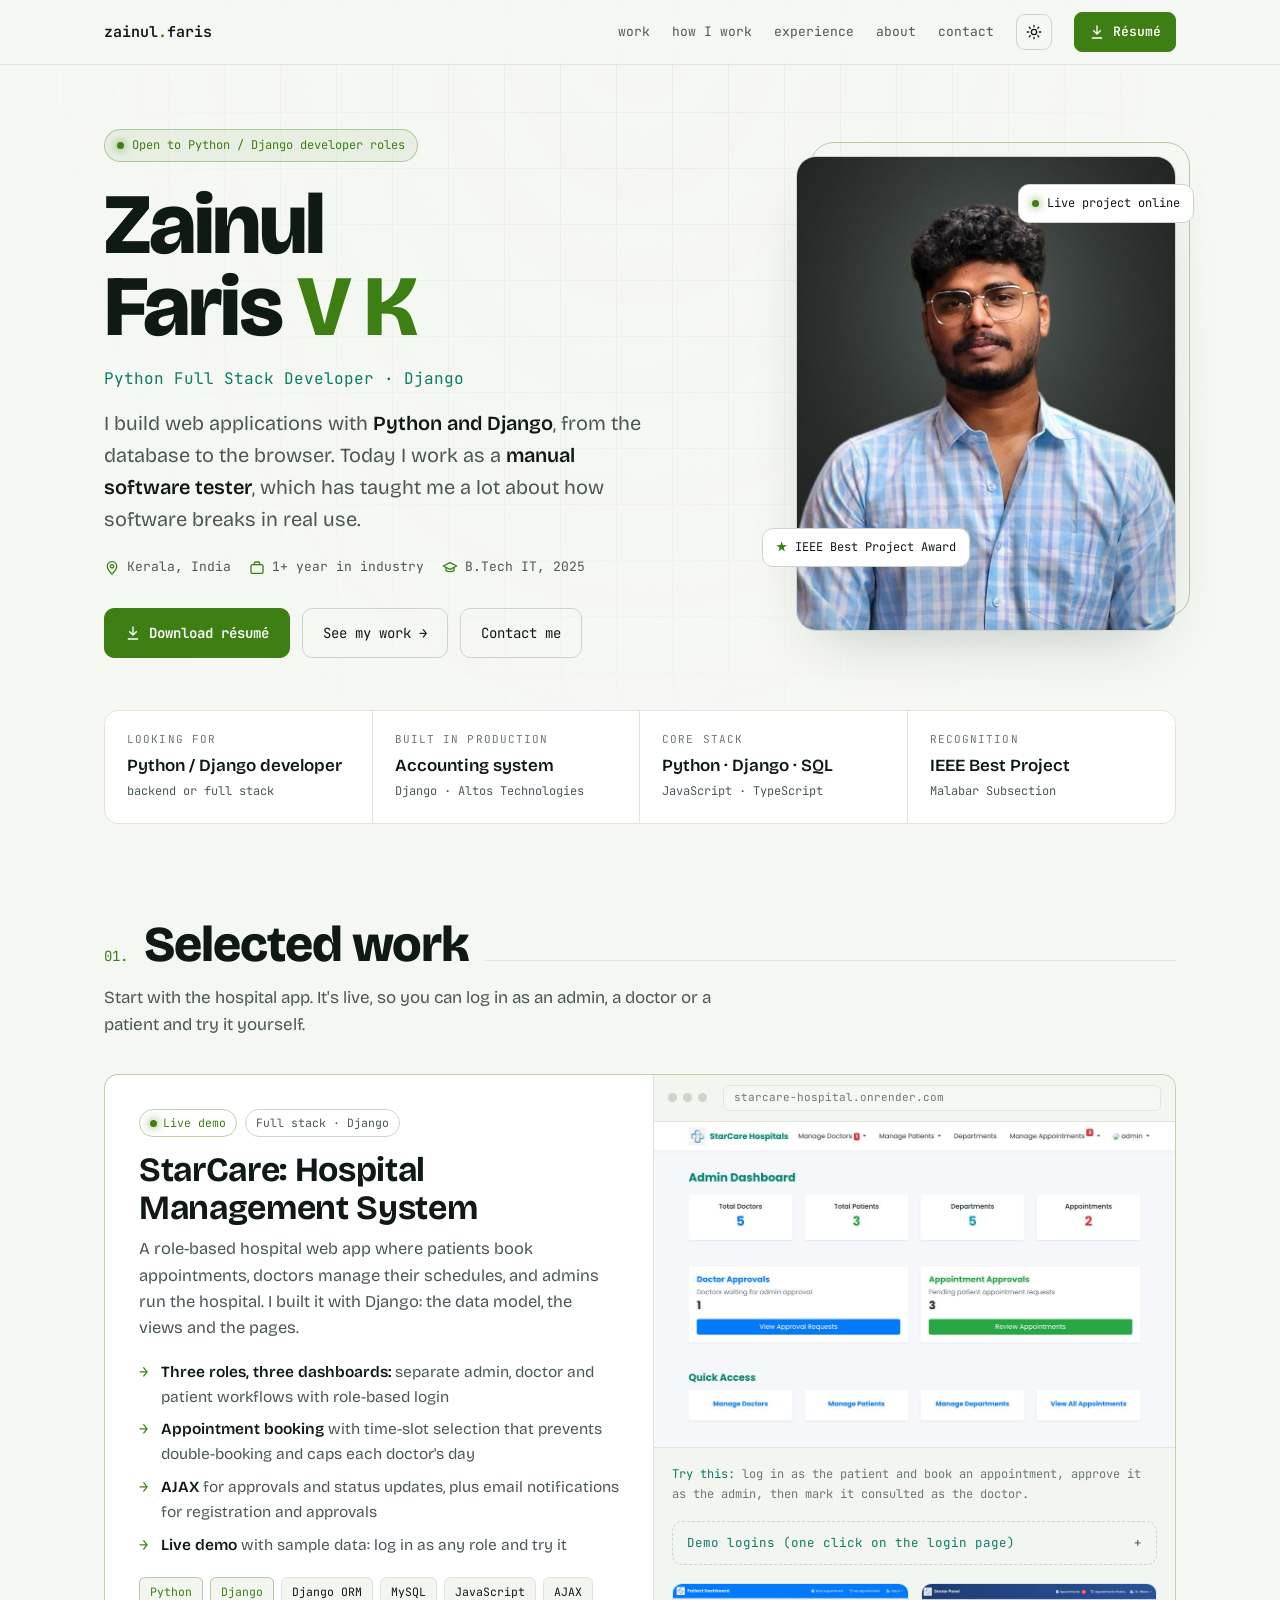
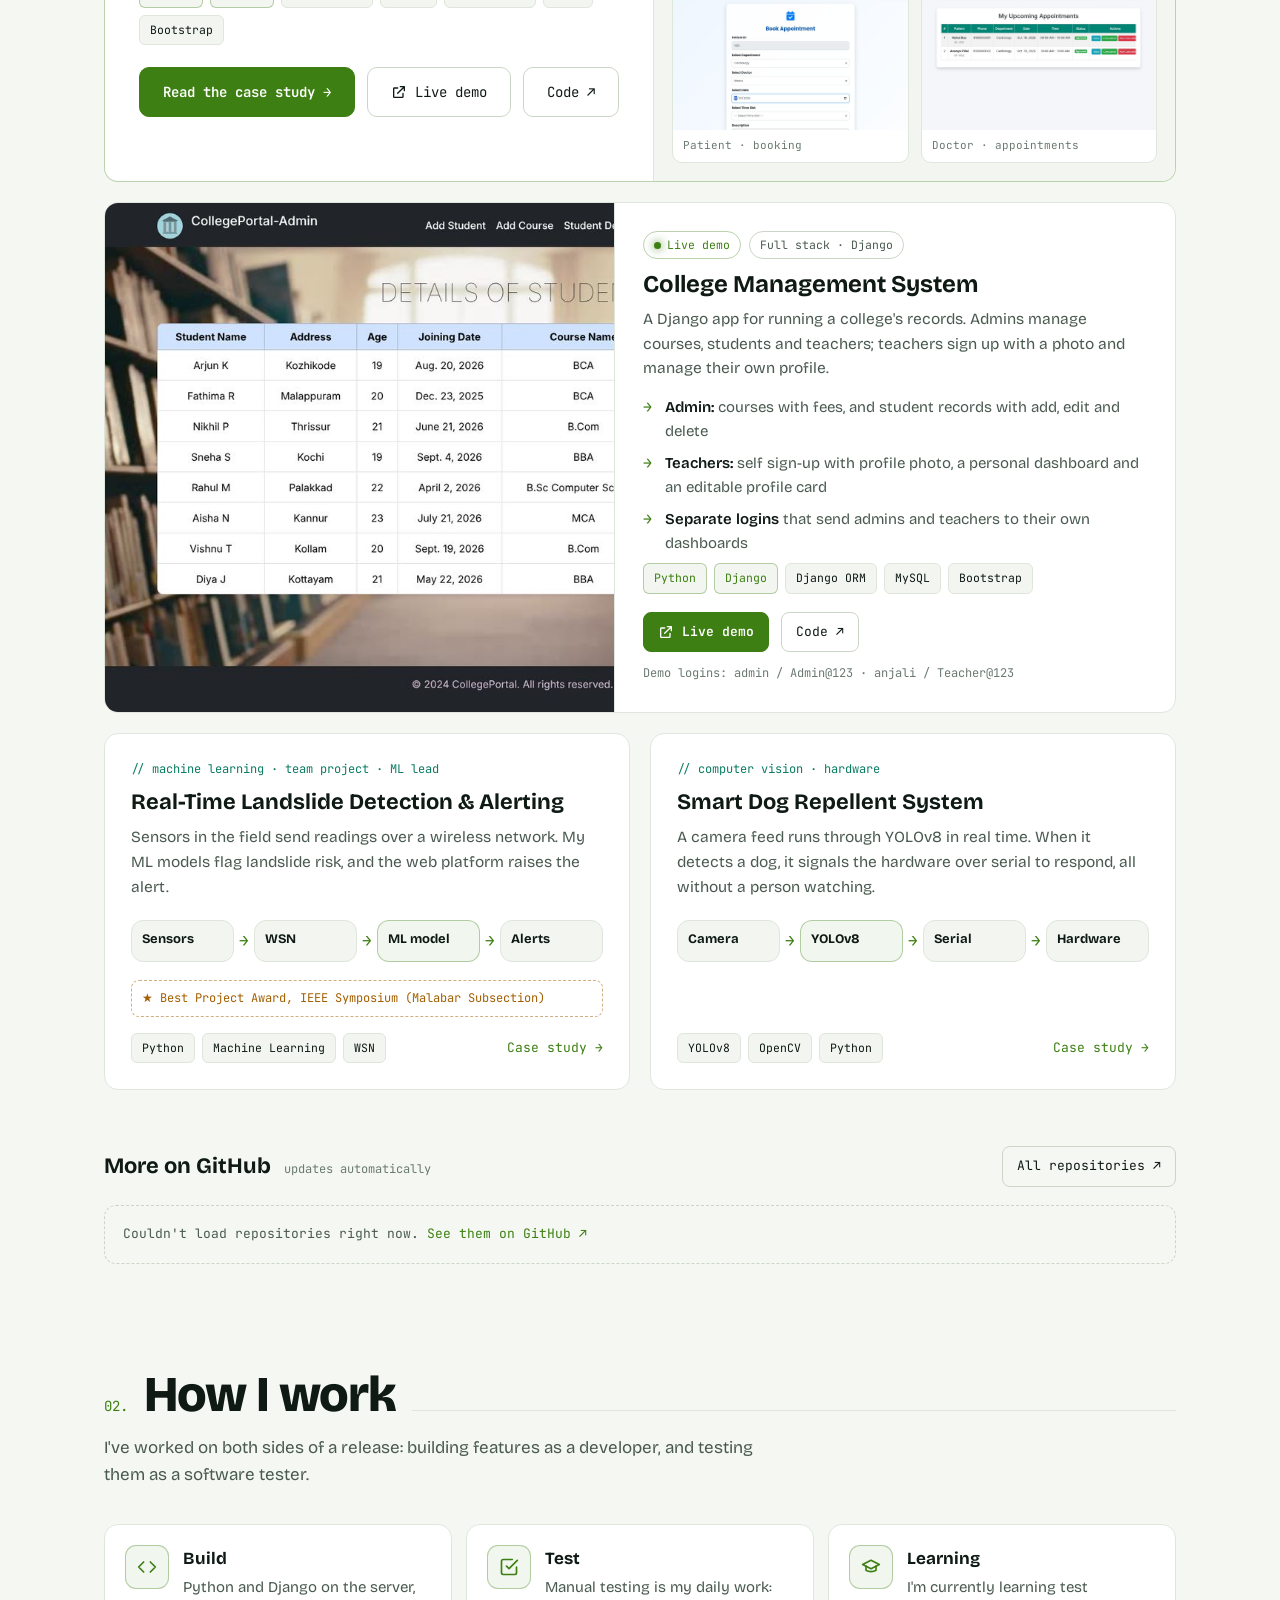
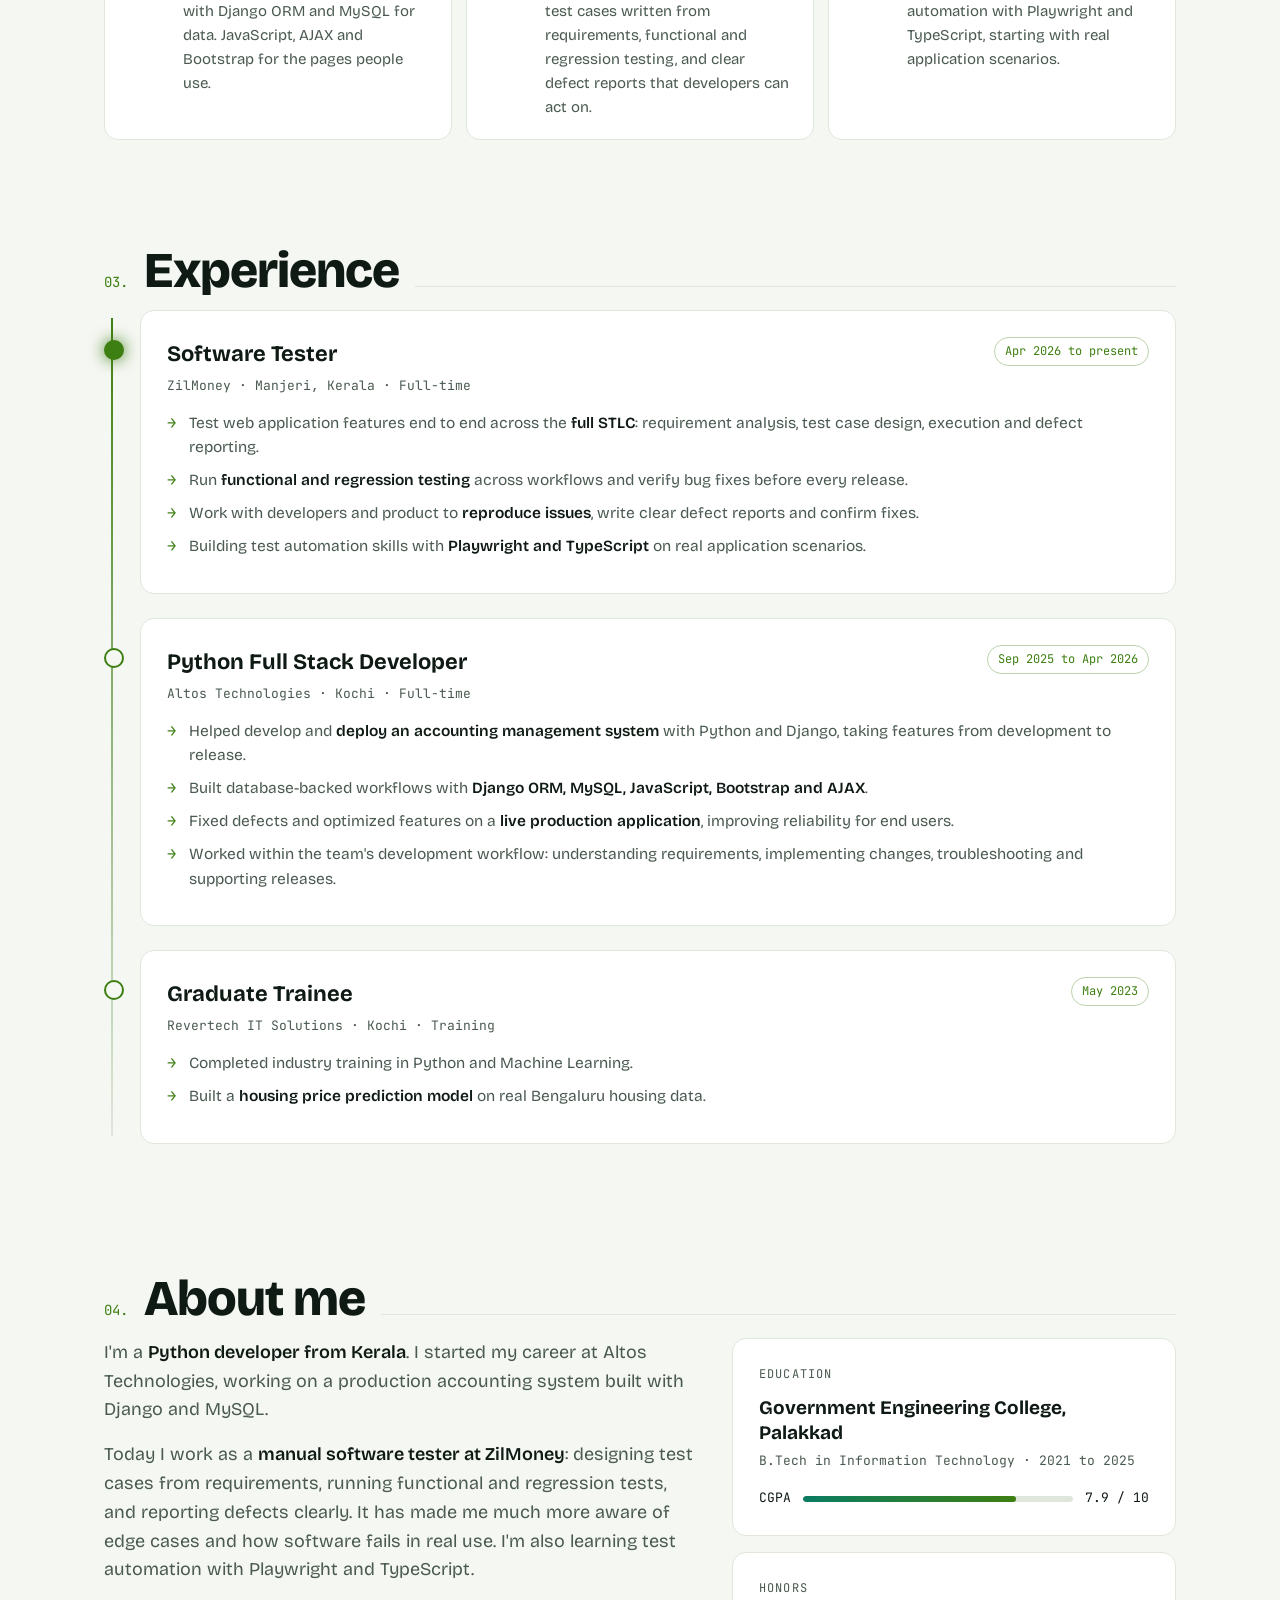
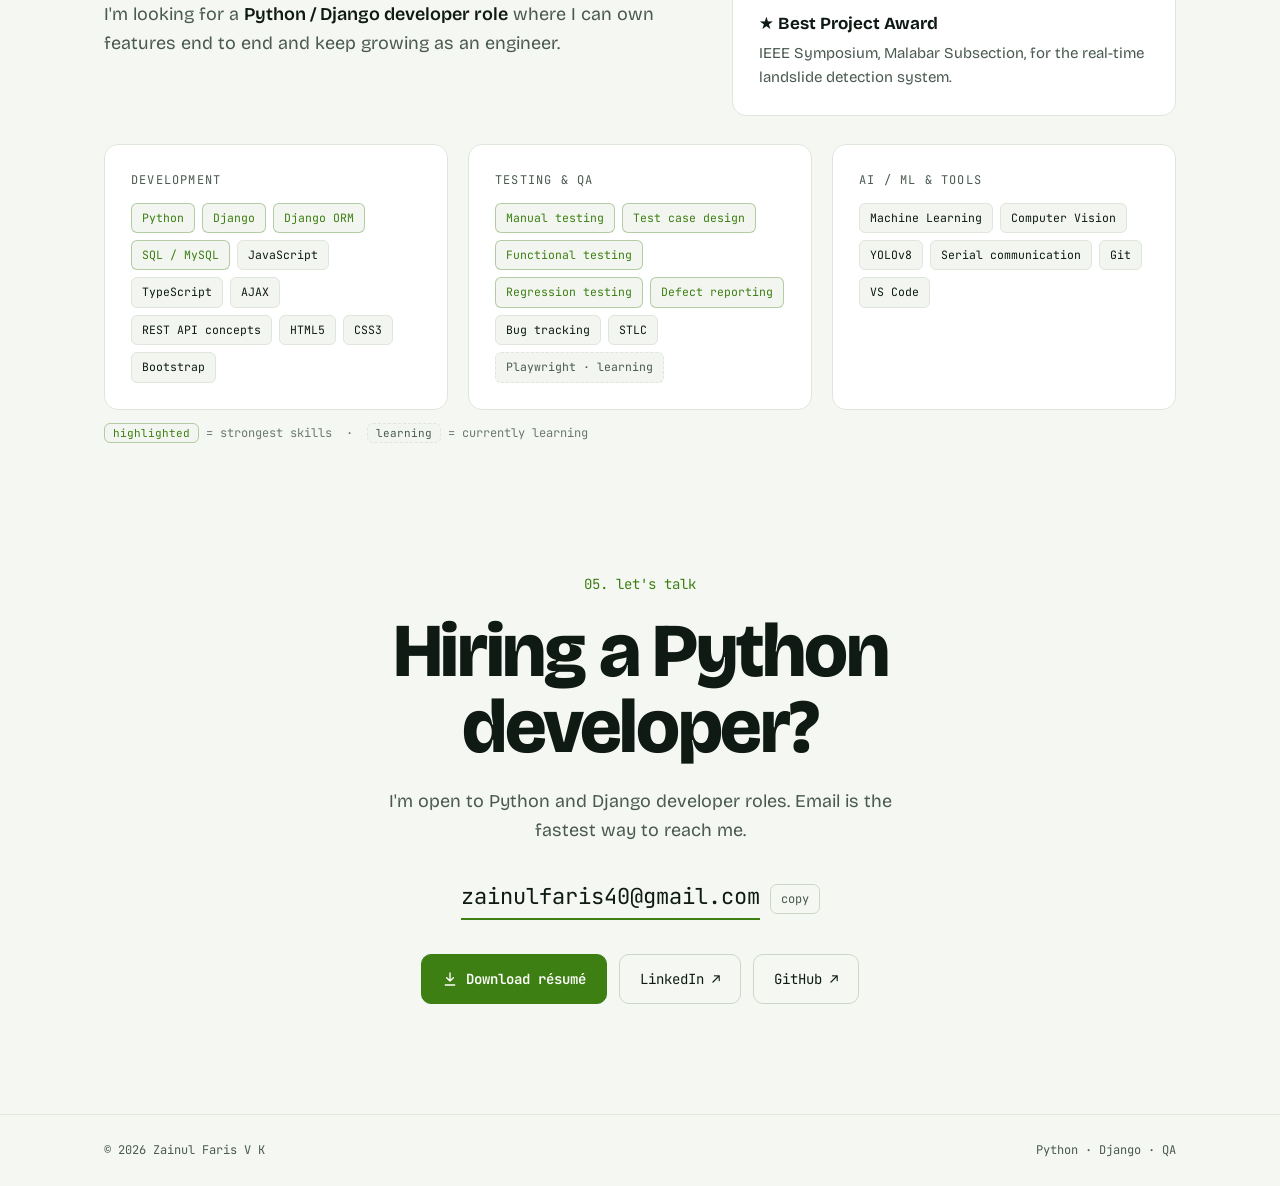
<file: index.html>
<!DOCTYPE html>
<html lang="en" data-theme="dark">
<head>
<meta charset="UTF-8">
<meta name="viewport" content="width=device-width, initial-scale=1.0">
<title>Zainul Faris V K | Python & Django Developer</title>
<meta name="description" content="Zainul Faris V K: Python full stack developer (Django) currently working as a manual software tester. Try the live hospital management system. Based in Kerala, India.">
<meta property="og:title" content="Zainul Faris V K | Python & Django Developer">
<meta property="og:description" content="Python and Django developer with hands-on QA experience. Try the live hospital management app.">
<meta property="og:type" content="website">
<meta property="og:url" content="https://zainulfaris93.github.io/">
<meta property="og:image" content="https://zainulfaris93.github.io/assets/og-image.png">
<meta name="twitter:card" content="summary_large_image">
<link rel="icon" href="data:image/svg+xml,%3Csvg xmlns='http://www.w3.org/2000/svg' viewBox='0 0 64 64'%3E%3Crect width='64' height='64' rx='14' fill='%230a0e0c'/%3E%3Cpath d='M18 33l9 9 19-20' stroke='%23a6f25f' stroke-width='7' fill='none' stroke-linecap='round' stroke-linejoin='round'/%3E%3C/svg%3E">
<script>(function(){var t;try{t=localStorage.getItem('theme')}catch(e){}if(t!=='light'&&t!=='dark'){t=matchMedia('(prefers-color-scheme: light)').matches?'light':'dark'}document.documentElement.dataset.theme=t})();</script>
<link rel="preconnect" href="https://fonts.googleapis.com">
<link rel="preconnect" href="https://fonts.gstatic.com" crossorigin>
<link href="https://fonts.googleapis.com/css2?family=Bricolage+Grotesque:opsz,wght@12..96,400;12..96,600;12..96,800&family=JetBrains+Mono:wght@400;600&display=swap" rel="stylesheet">
<link rel="stylesheet" href="assets/site.css">
<!-- Your links, résumé and GitHub settings live in assets/settings.js -->
<script src="assets/settings.js"></script>
<style>
/* HERO */
.hero{display:grid;grid-template-columns:1.25fr .85fr;gap:64px;align-items:center;padding:64px 0 52px}
.hero .tag{margin-bottom:22px}
h1{font-size:clamp(46px,7.2vw,86px);line-height:.95;font-weight:800;letter-spacing:-.03em}
h1 .acc{color:var(--acc)}
.role{font-family:var(--mono);font-size:clamp(14px,1.6vw,16px);color:var(--acc2);margin-top:18px}
.lead{font-size:clamp(17px,2vw,20px);color:var(--mute);margin:16px 0 22px;max-width:560px}
.lead b{color:var(--text);font-weight:600}
.facts{display:flex;flex-wrap:wrap;gap:8px 18px;font-family:var(--mono);font-size:13px;color:var(--mute);margin-bottom:30px}
.facts span{display:inline-flex;align-items:center;gap:7px}
.facts svg{color:var(--acc)}
.portrait{position:relative;justify-self:end;width:100%;max-width:380px}
.portrait .frame{border-radius:20px;overflow:hidden;border:1px solid var(--line2);box-shadow:var(--shadow);aspect-ratio:4/5;background:var(--panel2)}
.portrait img{width:100%;height:100%;object-fit:cover}
.portrait::before{content:"";position:absolute;inset:-14px -14px 14px 14px;border:1px solid var(--acc-line);border-radius:24px;z-index:-1}
.float{position:absolute;display:flex;align-items:center;gap:8px;font-family:var(--mono);font-size:12px;background:var(--panel);border:1px solid var(--line2);padding:9px 13px;border-radius:11px;box-shadow:var(--shadow);white-space:nowrap}
.float.a{left:-34px;bottom:64px}
.float.b{right:-18px;top:28px}
.float .ok{color:var(--acc);font-weight:600}
/* GLANCE */
.glance{display:grid;grid-template-columns:repeat(4,1fr);border:1px solid var(--line);border-radius:14px;background:var(--panel);overflow:hidden}
.g{padding:20px 22px;border-right:1px solid var(--line)}
.g:last-child{border-right:none}
.g small{display:block;font-family:var(--mono);font-size:11px;color:var(--dim);text-transform:uppercase;letter-spacing:.1em;margin-bottom:6px}
.g b{display:block;font-size:17px;line-height:1.3;font-weight:600}
.g span{font-family:var(--mono);font-size:12px;color:var(--mute)}
/* FEATURED */
.feature{display:grid;grid-template-columns:1.05fr 1fr;padding:0;overflow:hidden;border-color:var(--acc-line)}
.feature .body{padding:34px}
.feature h3{font-size:clamp(26px,3vw,34px);line-height:1.1;letter-spacing:-.01em;margin:14px 0 10px}
.feature .pitch{color:var(--mute);font-size:16.5px;margin-bottom:18px}
.feature .arrows{margin-bottom:20px}
.feature .chips{margin-bottom:22px}
.feature .cta .btn{flex:1 1 auto}
.proof{display:flex;flex-wrap:wrap;gap:10px 16px;align-items:center;margin-top:18px;padding-top:16px;border-top:1px dashed var(--line2);font-family:var(--mono);font-size:12.5px;color:var(--mute)}
.proof img{height:20px;width:auto;display:inline-block}
.side{background:var(--panel2);border-left:1px solid var(--line);display:flex;flex-direction:column}
.side .bar{display:flex;align-items:center;gap:6px;padding:10px 14px;border-bottom:1px solid var(--line)}
.side .bar i{width:9px;height:9px;border-radius:50%;background:var(--line2)}
.side .bar span{margin-left:10px;font-family:var(--mono);font-size:11px;color:var(--dim);background:var(--bg);border:1px solid var(--line);padding:3px 10px;border-radius:6px;flex:1;overflow:hidden;text-overflow:ellipsis;white-space:nowrap}
.side a.view{display:block;overflow:hidden;border-bottom:1px solid var(--line)}
.side img{width:100%;height:auto;transition:transform .5s}
.side a.view:hover img{transform:scale(1.03)}
.side .cap{padding:16px 18px;font-family:var(--mono);font-size:12px;color:var(--dim);line-height:1.7}
.side .cap b{color:var(--acc2);font-weight:400}
.thumbs{display:grid;grid-template-columns:1fr 1fr;gap:12px;padding:0 18px 18px;margin-top:auto}
.thumbs a{display:block;border:1px solid var(--line);border-radius:10px;overflow:hidden;background:var(--panel);transition:border-color .2s}
.thumbs a:hover{border-color:var(--acc)}
.thumbs img{aspect-ratio:16/10;object-fit:cover;object-position:top}
.thumbs span{display:block;font-family:var(--mono);font-size:11px;color:var(--dim);padding:7px 10px}
.creds{margin:0 18px 18px;border:1px dashed var(--line2);border-radius:10px;font-family:var(--mono);font-size:12.5px}
.creds summary{cursor:pointer;padding:11px 14px;color:var(--acc2);list-style:none;display:flex;justify-content:space-between}
.creds summary::-webkit-details-marker{display:none}
.creds summary::after{content:"+";color:var(--mute)}
.creds[open] summary::after{content:"−"}
.creds table{border-collapse:collapse;margin:0 14px 10px;width:calc(100% - 28px)}
.creds td{padding:5px 0;border-top:1px solid var(--line);color:var(--mute)}
.creds td:first-child{color:var(--text)}
.creds p{padding:0 14px 12px;color:var(--dim);font-size:11.5px;line-height:1.5}
/* SECOND FEATURED PROJECT */
.feature2{display:grid;grid-template-columns:1fr 1.1fr;padding:0;overflow:hidden;margin-top:20px}
.feature2 .pic{display:block;border-right:1px solid var(--line);background:var(--panel2);overflow:hidden}
.feature2 .pic img{width:100%;height:100%;object-fit:cover;object-position:top left;transition:transform .5s}
.feature2 .pic:hover img{transform:scale(1.03)}
.feature2 .body{padding:28px}
.feature2 h3{font-size:24px;line-height:1.15;margin:12px 0 8px}
.feature2 .pitch{color:var(--mute);font-size:15.5px;margin-bottom:14px}
.feature2 .arrows li{font-size:15px}
.feature2 .chips{margin:6px 0 18px}
.feature2 .logins{margin-top:12px;font-family:var(--mono);font-size:12px;color:var(--dim)}
/* OTHER PROJECTS */
.projects{display:grid;grid-template-columns:repeat(2,1fr);gap:20px;margin-top:20px}
.proj{display:flex;flex-direction:column;transition:transform .3s,border-color .3s}
.proj:hover{transform:translateY(-4px);border-color:var(--acc-line)}
.kind{font-family:var(--mono);font-size:12px;color:var(--acc2);margin-bottom:10px}
.proj h3{font-size:22px;line-height:1.2;margin-bottom:10px}
.proj p{color:var(--mute);font-size:15.5px;margin-bottom:16px}
.proj .flow{margin:4px 0 18px}
.proj .flow .step{padding:10px}
.proj .flow .step b{font-size:13px}
.proj .flow .arr{width:20px}
.proj .foot{margin-top:auto;display:flex;justify-content:space-between;align-items:center;gap:12px;flex-wrap:wrap}
.award{margin-bottom:16px;font-family:var(--mono);font-size:12px;color:var(--warn);border:1px dashed color-mix(in srgb,var(--warn) 50%,transparent);padding:8px 10px;border-radius:8px}
/* REPOS */
.repos-head{display:flex;justify-content:space-between;align-items:center;gap:12px;margin:56px 0 18px;flex-wrap:wrap}
.repos-head h3{font-size:22px}
.repos-head h3 small{font-family:var(--mono);font-size:12px;color:var(--dim);font-weight:400;margin-left:8px}
.repos{display:grid;grid-template-columns:repeat(3,1fr);gap:16px}
.repo{display:flex;flex-direction:column;padding:20px;gap:8px}
.repo h4{font-family:var(--head);text-transform:none;letter-spacing:0;font-size:17px;color:var(--text);font-weight:600;margin:0;word-break:break-word}
.repo p{color:var(--mute);font-size:14px;flex:1}
.repo .meta{display:flex;gap:14px;font-family:var(--mono);font-size:11.5px;color:var(--dim);flex-wrap:wrap}
.repo .meta i{display:inline-block;width:9px;height:9px;border-radius:50%;background:var(--acc2);margin-right:5px}
.repo .acts{display:flex;gap:8px;margin-top:6px}
.repo-empty{grid-column:1/-1;color:var(--mute);font-family:var(--mono);font-size:13px;padding:18px;border:1px dashed var(--line2);border-radius:12px}
/* HOW I BUILD */
.how{display:grid;grid-template-columns:1fr 1.05fr;gap:40px;align-items:start}
.pillars{display:grid;gap:14px}
.pillars.three{grid-template-columns:repeat(3,1fr)}
.chip.learn{border-style:dashed;color:var(--mute)}
.pillar{display:grid;grid-template-columns:44px 1fr;gap:14px;padding:20px}
.pillar .ic{width:44px;height:44px;border-radius:11px;display:grid;place-items:center;background:var(--acc-soft);border:1px solid var(--acc-line);color:var(--acc)}
.pillar .ic svg{width:20px;height:20px}
.pillar b{font-size:17px;display:block;margin-bottom:2px}
.pillar p{color:var(--mute);font-size:15px}
/* EXPERIENCE */
.tl{position:relative;padding-left:36px}
.tl::before{content:"";position:absolute;left:7px;top:8px;bottom:8px;width:2px;background:linear-gradient(var(--acc),var(--line))}
.job{position:relative;margin-bottom:24px}
.job::before{content:"";position:absolute;left:-36px;top:30px;width:16px;height:16px;border-radius:50%;background:var(--bg);border:2px solid var(--acc)}
.job.now::before{background:var(--acc);box-shadow:0 0 16px var(--acc)}
.job-top{display:flex;justify-content:space-between;gap:12px;flex-wrap:wrap;margin-bottom:4px}
.job h3{font-size:22px;font-weight:700}
.when{font-family:var(--mono);font-size:12px;color:var(--acc);border:1px solid var(--acc-line);padding:4px 10px;border-radius:99px;height:fit-content}
.org{font-family:var(--mono);font-size:13px;color:var(--mute);margin-bottom:14px}
.takeaway{margin-top:12px;font-family:var(--mono);font-size:12.5px;color:var(--acc2)}
/* ABOUT */
.about{display:grid;grid-template-columns:1.35fr 1fr;gap:28px;align-items:start}
.about .story p{color:var(--mute);font-size:18px;margin-bottom:16px}
.about .story p b{color:var(--text);font-weight:600}
.side-cards{display:grid;gap:16px}
.edu b{display:block;font-size:19px;line-height:1.3;margin-bottom:6px}
.edu .meta{font-family:var(--mono);font-size:13px;color:var(--mute)}
.cg{margin-top:16px;display:flex;align-items:center;gap:12px;font-family:var(--mono);font-size:13px}
.gpa{flex:1;height:6px;background:var(--line);border-radius:9px;overflow:hidden}
.gpa i{display:block;height:100%;width:79%;background:linear-gradient(90deg,var(--acc2),var(--acc));border-radius:9px}
.honor b{font-size:17px}
.honor p{color:var(--mute);font-size:15px;margin-top:4px}
.skills{display:grid;grid-template-columns:repeat(3,1fr);gap:20px;margin-top:28px}
.legend{font-family:var(--mono);font-size:12px;color:var(--dim);margin-top:14px}
.legend .chip{font-size:11px;padding:2px 8px}
/* CONTACT */
.contact{text-align:center;padding:120px 0 70px}
.contact .mono{color:var(--acc);font-size:14px}
.contact h2{font-size:clamp(38px,6.4vw,76px);font-weight:800;letter-spacing:-.03em;line-height:1;margin:18px 0 22px}
.contact p{color:var(--mute);font-size:18px;max-width:540px;margin:0 auto 34px}
.mailrow{display:inline-flex;align-items:center;gap:10px;flex-wrap:wrap;justify-content:center}
.mail{font-family:var(--mono);font-size:clamp(15px,2.4vw,22px);border-bottom:2px solid var(--acc);padding-bottom:4px;transition:color .2s;word-break:break-all}
.mail:hover{color:var(--acc)}
.copy{font-family:var(--mono);font-size:12px;background:none;border:1px solid var(--line2);color:var(--mute);padding:6px 10px;border-radius:7px;cursor:pointer}
.copy:hover{color:var(--acc);border-color:var(--acc)}
.socials{display:flex;gap:12px;justify-content:center;margin-top:34px;flex-wrap:wrap}

@media(max-width:960px){
  .hero{grid-template-columns:1fr;gap:56px;padding-top:40px}
  .portrait{justify-self:center;max-width:340px}
  .feature,.feature2,.how,.about,.pillars.three{grid-template-columns:1fr}
  .feature2 .pic{border-right:none;border-bottom:1px solid var(--line)}
  .side{border-left:none;border-top:1px solid var(--line)}
  .glance{grid-template-columns:repeat(2,1fr)}
  .g:nth-child(2){border-right:none}
  .g:nth-child(-n+2){border-bottom:1px solid var(--line)}
  .repos,.skills{grid-template-columns:1fr 1fr}
}
@media(max-width:960px){
  .proj .flow{flex-direction:row}
  .proj .flow .arr{width:16px;height:auto}
  .proj .flow .arr::before{content:"→"}
  .proj .flow .step{padding:9px 7px}
  .proj .flow .step b{font-size:12px}
}
@media(max-width:640px){
  .projects,.repos,.skills{grid-template-columns:1fr}
  .glance{grid-template-columns:1fr}
  .g{border-right:none;border-bottom:1px solid var(--line)}
  .g:last-child{border-bottom:none}
  .feature .body{padding:24px}
  .portrait{max-width:280px}
  .float.a{left:-12px;bottom:40px}
  .float.b{right:-8px;top:18px}
}
</style>
</head>
<body>
<a class="skip" href="#main">Skip to content</a>

<nav class="top" aria-label="Primary">
  <div class="wrap">
    <a href="#top" class="logo">zainul<span>.</span>faris</a>
    <div class="nav-r">
      <div class="links" id="links">
        <a href="#work">work</a>
        <a href="#how">how I work</a>
        <a href="#experience">experience</a>
        <a href="#about">about</a>
        <a href="#contact">contact</a>
      </div>
      <button class="icon-btn" type="button" data-theme-toggle aria-label="Switch theme">
        <svg class="i moon" viewBox="0 0 24 24"><path d="M21 12.8A9 9 0 1111.2 3a7 7 0 009.8 9.8z"/></svg>
        <svg class="i sun" viewBox="0 0 24 24"><circle cx="12" cy="12" r="4"/><path d="M12 2v2M12 20v2M4.9 4.9l1.4 1.4M17.7 17.7l1.4 1.4M2 12h2M20 12h2M4.9 19.1l1.4-1.4M17.7 6.3l1.4-1.4"/></svg>
      </button>
      <a class="btn primary sm" data-resume href="resume.pdf" hidden>
        <svg class="i" viewBox="0 0 24 24"><path d="M12 3v12m0 0l-5-5m5 5l5-5M5 21h14"/></svg>
        <span>Résumé</span>
      </a>
      <button class="menu-btn" id="menuBtn" aria-label="Open menu" aria-expanded="false" aria-controls="links">menu</button>
    </div>
  </div>
</nav>

<main id="main">
  <div class="wrap" id="top">
    <!-- HERO -->
    <header class="hero">
      <div class="rv">
        <div class="tag"><span class="dot"></span>Open to Python / Django developer roles</div>
        <h1>Zainul<br>Faris <span class="acc">V K</span></h1>
        <div class="role">Python Full Stack Developer · Django</div>
        <p class="lead">I build web applications with <b>Python and Django</b>, from the database to the browser. Today I work as a <b>manual software tester</b>, which has taught me a lot about how software breaks in real use.</p>
        <div class="facts">
          <span><svg class="i" viewBox="0 0 24 24"><path d="M12 21s-7-6.2-7-11.5A7 7 0 0119 9.5C19 14.8 12 21 12 21z"/><circle cx="12" cy="9.5" r="2.5"/></svg>Kerala, India</span>
          <span><svg class="i" viewBox="0 0 24 24"><rect x="3" y="7" width="18" height="13" rx="2"/><path d="M8 7V5a2 2 0 012-2h4a2 2 0 012 2v2"/></svg>1+ year in industry</span>
          <span><svg class="i" viewBox="0 0 24 24"><path d="M2 9l10-5 10 5-10 5z"/><path d="M6 11v5c3 2 9 2 12 0v-5"/></svg>B.Tech IT, 2025</span>
        </div>
        <div class="cta">
          <a class="btn primary" data-resume href="resume.pdf" hidden>
            <svg class="i" viewBox="0 0 24 24"><path d="M12 3v12m0 0l-5-5m5 5l5-5M5 21h14"/></svg>Download résumé
          </a>
          <a href="#work" class="btn ghost">See my work →</a>
          <a href="#contact" class="btn ghost">Contact me</a>
        </div>
      </div>
      <div class="portrait rv">
        <div class="frame"><img src="assets/zainul.jpg" alt="Portrait of Zainul Faris V K" width="640" height="800"></div>
        <div class="float b"><span class="dot"></span>Live project online</div>
        <div class="float a"><span class="ok">★</span>IEEE Best Project Award</div>
      </div>
    </header>

    <!-- AT A GLANCE -->
    <div class="glance rv" aria-label="At a glance">
      <div class="g"><small>Looking for</small><b>Python / Django developer</b><span>backend or full stack</span></div>
      <div class="g"><small>Built in production</small><b>Accounting system</b><span>Django · Altos Technologies</span></div>
      <div class="g"><small>Core stack</small><b>Python · Django · SQL</b><span>JavaScript · TypeScript</span></div>
      <div class="g"><small>Recognition</small><b>IEEE Best Project</b><span>Malabar Subsection</span></div>
    </div>

    <!-- WORK -->
    <section id="work">
      <div class="sec-head rv"><span class="num">01.</span><h2>Selected work</h2><span class="rule"></span></div>
      <p class="sec-sub rv">Start with the hospital app. It's live, so you can log in as an admin, a doctor or a patient and try it yourself.</p>

      <article class="card feature rv" id="hms">
        <div class="body">
          <div class="badges">
            <span class="badge live"><span class="dot"></span>Live demo</span>
            <span class="badge">Full stack · Django</span>
          </div>
          <h3>StarCare: Hospital Management System</h3>
          <p class="pitch">A role-based hospital web app where patients book appointments, doctors manage their schedules, and admins run the hospital. I built it with Django: the data model, the views and the pages.</p>
          <ul class="arrows">
            <li><b>Three roles, three dashboards:</b> separate admin, doctor and patient workflows with role-based login</li>
            <li><b>Appointment booking</b> with time-slot selection that prevents double-booking and caps each doctor's day</li>
            <li><b>AJAX</b> for approvals and status updates, plus email notifications for registration and approvals</li>
            <li><b>Live demo</b> with sample data: log in as any role and try it</li>
          </ul>
          <div class="chips">
            <span class="chip key">Python</span><span class="chip key">Django</span><span class="chip">Django ORM</span><span class="chip">MySQL</span><span class="chip">JavaScript</span><span class="chip">AJAX</span><span class="chip">Bootstrap</span>
          </div>
          <div class="cta">
            <a class="btn primary" href="projects/hospital-management.html">Read the case study →</a>
            <a class="btn ghost" data-demo href="#" target="_blank" rel="noopener">
              <svg class="i" viewBox="0 0 24 24"><path d="M14 4h6v6M20 4L10 14M18 14v5a1 1 0 01-1 1H5a1 1 0 01-1-1V7a1 1 0 011-1h5"/></svg>Live demo
            </a>
            <a class="btn ghost" href="https://github.com/ZainulFaris93/Hospital-Management-System" target="_blank" rel="noopener">Code ↗</a>
          </div>
        </div>
        <div class="side">
          <div class="bar"><i></i><i></i><i></i><span>starcare-hospital.onrender.com</span></div>
          <a class="view" data-demo href="#" target="_blank" rel="noopener" aria-label="Open the live hospital management demo">
            <img src="assets/hms/admin-dashboard.jpg" alt="Admin dashboard of the StarCare hospital app showing doctor, patient and appointment counts" loading="lazy" width="1100" height="688">
          </a>
          <div class="cap"><b>Try this:</b> log in as the patient and book an appointment, approve it as the admin, then mark it consulted as the doctor.</div>
          <details class="creds">
            <summary>Demo logins (one click on the login page)</summary>
            <table>
              <tr><td>Admin</td><td>admin</td><td>Admin@123</td></tr>
              <tr><td>Doctor</td><td>dr.meera</td><td>Doctor@123</td></tr>
              <tr><td>Patient</td><td>rahul</td><td>Patient@123</td></tr>
            </table>
            <p>Free hosting, so the first load after it's been idle can take up to a minute. Demo data resets automatically.</p>
          </details>
          <div class="thumbs">
            <a href="projects/hospital-management.html#screens"><img src="assets/hms/patient-booking.jpg" alt="Patient booking screen" loading="lazy" width="1100" height="688"><span>Patient · booking</span></a>
            <a href="projects/hospital-management.html#screens"><img src="assets/hms/doctor-appointments.jpg" alt="Doctor appointments screen" loading="lazy" width="1100" height="688"><span>Doctor · appointments</span></a>
          </div>
        </div>
      </article>

      <article class="card feature2 rv" id="college">
        <a class="pic" data-college-demo href="#" target="_blank" rel="noopener" aria-label="Open the live College Management System demo">
          <img src="assets/college/students.jpg" alt="Student records table in the College Management System admin panel" loading="lazy" width="1100" height="688">
        </a>
        <div class="body">
          <div class="badges">
            <span class="badge live"><span class="dot"></span>Live demo</span>
            <span class="badge">Full stack · Django</span>
          </div>
          <h3>College Management System</h3>
          <p class="pitch">A Django app for running a college's records. Admins manage courses, students and teachers; teachers sign up with a photo and manage their own profile.</p>
          <ul class="arrows">
            <li><b>Admin:</b> courses with fees, and student records with add, edit and delete</li>
            <li><b>Teachers:</b> self sign-up with profile photo, a personal dashboard and an editable profile card</li>
            <li><b>Separate logins</b> that send admins and teachers to their own dashboards</li>
          </ul>
          <div class="chips">
            <span class="chip key">Python</span><span class="chip key">Django</span><span class="chip">Django ORM</span><span class="chip">MySQL</span><span class="chip">Bootstrap</span>
          </div>
          <div class="cta">
            <a class="btn primary sm" data-college-demo href="#" target="_blank" rel="noopener"><svg class="i" viewBox="0 0 24 24"><path d="M14 4h6v6M20 4L10 14M18 14v5a1 1 0 01-1 1H5a1 1 0 01-1-1V7a1 1 0 011-1h5"/></svg>Live demo</a>
            <a class="btn ghost sm" href="https://github.com/ZainulFaris93/College-Management-System" target="_blank" rel="noopener">Code ↗</a>
          </div>
          <p class="logins">Demo logins: admin / Admin@123 · anjali / Teacher@123</p>
        </div>
      </article>

      <div class="projects">
        <article class="card proj rv">
          <div class="kind">// machine learning · team project · ML lead</div>
          <h3>Real-Time Landslide Detection &amp; Alerting</h3>
          <p>Sensors in the field send readings over a wireless network. My ML models flag landslide risk, and the web platform raises the alert.</p>
          <div class="flow" aria-label="System flow: sensors, wireless network, ML model, alerts">
            <div class="step"><b>Sensors</b></div><div class="arr"></div>
            <div class="step"><b>WSN</b></div><div class="arr"></div>
            <div class="step hl"><b>ML model</b></div><div class="arr"></div>
            <div class="step"><b>Alerts</b></div>
          </div>
          <div class="award">★ Best Project Award, IEEE Symposium (Malabar Subsection)</div>
          <div class="foot">
            <div class="chips"><span class="chip">Python</span><span class="chip">Machine Learning</span><span class="chip">WSN</span></div>
            <a class="textlink" href="projects/landslide-detection.html">Case study →</a>
          </div>
        </article>
        <article class="card proj rv">
          <div class="kind">// computer vision · hardware</div>
          <h3>Smart Dog Repellent System</h3>
          <p>A camera feed runs through YOLOv8 in real time. When it detects a dog, it signals the hardware over serial to respond, all without a person watching.</p>
          <div class="flow" aria-label="System flow: camera, YOLOv8 detection, serial link, hardware response">
            <div class="step"><b>Camera</b></div><div class="arr"></div>
            <div class="step hl"><b>YOLOv8</b></div><div class="arr"></div>
            <div class="step"><b>Serial</b></div><div class="arr"></div>
            <div class="step"><b>Hardware</b></div>
          </div>
          <div class="foot">
            <div class="chips"><span class="chip">YOLOv8</span><span class="chip">OpenCV</span><span class="chip">Python</span></div>
            <a class="textlink" href="projects/dog-repellent.html">Case study →</a>
          </div>
        </article>
      </div>

      <div class="repos-head rv">
        <h3>More on GitHub <small>updates automatically</small></h3>
        <a class="btn ghost sm" id="ghAll" href="https://github.com/ZainulFaris93?tab=repositories" target="_blank" rel="noopener">All repositories ↗</a>
      </div>
      <div class="repos" id="repos" aria-live="polite">
        <div class="repo-empty">Loading repositories…</div>
      </div>
    </section>

    <!-- HOW I WORK -->
    <section id="how">
      <div class="sec-head rv"><span class="num">02.</span><h2>How I work</h2><span class="rule"></span></div>
      <p class="sec-sub rv">I've worked on both sides of a release: building features as a developer, and testing them as a software tester.</p>
      <div class="pillars three">
        <div class="card pillar rv">
          <div class="ic"><svg class="i" viewBox="0 0 24 24"><path d="M16 18l6-6-6-6M8 6l-6 6 6 6"/></svg></div>
          <div><b>Build</b><p>Python and Django on the server, with Django ORM and MySQL for data. JavaScript, AJAX and Bootstrap for the pages people use.</p></div>
        </div>
        <div class="card pillar rv">
          <div class="ic"><svg class="i" viewBox="0 0 24 24"><path d="M9 11l3 3L22 4"/><path d="M21 12v7a2 2 0 01-2 2H5a2 2 0 01-2-2V5a2 2 0 012-2h11"/></svg></div>
          <div><b>Test</b><p>Manual testing is my daily work: test cases written from requirements, functional and regression testing, and clear defect reports that developers can act on.</p></div>
        </div>
        <div class="card pillar rv">
          <div class="ic"><svg class="i" viewBox="0 0 24 24"><path d="M2 9l10-5 10 5-10 5z"/><path d="M6 11v5c3 2 9 2 12 0v-5"/></svg></div>
          <div><b>Learning</b><p>I'm currently learning test automation with Playwright and TypeScript, starting with real application scenarios.</p></div>
        </div>
      </div>
    </section>

    <!-- EXPERIENCE -->
    <section id="experience">
      <div class="sec-head rv"><span class="num">03.</span><h2>Experience</h2><span class="rule"></span></div>
      <div class="tl">
        <div class="job now rv"><div class="card">
          <div class="job-top"><h3>Software Tester</h3><span class="when">Apr 2026 to present</span></div>
          <div class="org">ZilMoney · Manjeri, Kerala · Full-time</div>
          <ul class="arrows">
            <li>Test web application features end to end across the <b>full STLC</b>: requirement analysis, test case design, execution and defect reporting.</li>
            <li>Run <b>functional and regression testing</b> across workflows and verify bug fixes before every release.</li>
            <li>Work with developers and product to <b>reproduce issues</b>, write clear defect reports and confirm fixes.</li>
            <li>Building test automation skills with <b>Playwright and TypeScript</b> on real application scenarios.</li>
          </ul>
        </div></div>
        <div class="job rv"><div class="card">
          <div class="job-top"><h3>Python Full Stack Developer</h3><span class="when">Sep 2025 to Apr 2026</span></div>
          <div class="org">Altos Technologies · Kochi · Full-time</div>
          <ul class="arrows">
            <li>Helped develop and <b>deploy an accounting management system</b> with Python and Django, taking features from development to release.</li>
            <li>Built database-backed workflows with <b>Django ORM, MySQL, JavaScript, Bootstrap and AJAX</b>.</li>
            <li>Fixed defects and optimized features on a <b>live production application</b>, improving reliability for end users.</li>
            <li>Worked within the team's development workflow: understanding requirements, implementing changes, troubleshooting and supporting releases.</li>
          </ul>
        </div></div>
        <div class="job rv"><div class="card">
          <div class="job-top"><h3>Graduate Trainee</h3><span class="when">May 2023</span></div>
          <div class="org">Revertech IT Solutions · Kochi · Training</div>
          <ul class="arrows">
            <li>Completed industry training in Python and Machine Learning.</li>
            <li>Built a <b>housing price prediction model</b> on real Bengaluru housing data.</li>
          </ul>
        </div></div>
      </div>
    </section>

    <!-- ABOUT -->
    <section id="about">
      <div class="sec-head rv"><span class="num">04.</span><h2>About me</h2><span class="rule"></span></div>
      <div class="about">
        <div class="story rv">
          <p>I'm a <b>Python developer from Kerala</b>. I started my career at Altos Technologies, working on a production accounting system built with Django and MySQL.</p>
          <p>Today I work as a <b>manual software tester at ZilMoney</b>: designing test cases from requirements, running functional and regression tests, and reporting defects clearly. It has made me much more aware of edge cases and how software fails in real use. I'm also learning test automation with Playwright and TypeScript.</p>
          <p>I'm looking for a <b>Python / Django developer role</b> where I can own features end to end and keep growing as an engineer.</p>
        </div>
        <div class="side-cards">
          <div class="card edu rv">
            <h4>Education</h4>
            <b>Government Engineering College, Palakkad</b>
            <div class="meta">B.Tech in Information Technology · 2021 to 2025</div>
            <div class="cg"><span>CGPA</span><div class="gpa" role="img" aria-label="CGPA 7.9 out of 10"><i></i></div><span>7.9 / 10</span></div>
          </div>
          <div class="card honor rv">
            <h4>Honors</h4>
            <b>★ Best Project Award</b>
            <p>IEEE Symposium, Malabar Subsection, for the real-time landslide detection system.</p>
          </div>
        </div>
      </div>
      <div class="skills">
        <div class="card rv"><h4>Development</h4><div class="chips">
          <span class="chip key">Python</span><span class="chip key">Django</span><span class="chip key">Django ORM</span><span class="chip key">SQL / MySQL</span><span class="chip">JavaScript</span><span class="chip">TypeScript</span><span class="chip">AJAX</span><span class="chip">REST API concepts</span><span class="chip">HTML5</span><span class="chip">CSS3</span><span class="chip">Bootstrap</span></div></div>
        <div class="card rv"><h4>Testing &amp; QA</h4><div class="chips">
          <span class="chip key">Manual testing</span><span class="chip key">Test case design</span><span class="chip key">Functional testing</span><span class="chip key">Regression testing</span><span class="chip key">Defect reporting</span><span class="chip">Bug tracking</span><span class="chip">STLC</span><span class="chip learn">Playwright · learning</span></div></div>
        <div class="card rv"><h4>AI / ML &amp; tools</h4><div class="chips">
          <span class="chip">Machine Learning</span><span class="chip">Computer Vision</span><span class="chip">YOLOv8</span><span class="chip">Serial communication</span><span class="chip">Git</span><span class="chip">VS Code</span></div></div>
      </div>
      <div class="legend rv"><span class="chip key">highlighted</span> = strongest skills &nbsp;·&nbsp; <span class="chip learn">learning</span> = currently learning</div>
    </section>

    <!-- CONTACT -->
    <section class="contact" id="contact">
      <div class="rv">
        <div class="mono">05. let's talk</div>
        <h2>Hiring a Python<br>developer?</h2>
        <p>I'm open to Python and Django developer roles. Email is the fastest way to reach me.</p>
        <div class="mailrow">
          <a class="mail" data-email href="#"></a>
          <button class="copy" id="copyBtn" type="button">copy</button>
        </div>
        <div class="socials">
          <a class="btn primary" data-resume href="resume.pdf" hidden>
            <svg class="i" viewBox="0 0 24 24"><path d="M12 3v12m0 0l-5-5m5 5l5-5M5 21h14"/></svg>Download résumé
          </a>
          <a class="btn ghost" data-linkedin href="#" target="_blank" rel="noopener">LinkedIn ↗</a>
          <a class="btn ghost" data-github href="#" target="_blank" rel="noopener">GitHub ↗</a>
        </div>
      </div>
    </section>
  </div>
</main>

<footer><div class="wrap"><span>© <span data-year></span> Zainul Faris V K</span><span>Python · Django · QA</span></div></footer>

<script src="assets/site.js"></script>
<script>
const S = window.SETTINGS;
const $ = s => document.querySelector(s);

// copy email
$('#copyBtn').onclick = async () => {
  try { await navigator.clipboard.writeText(S.email); $('#copyBtn').textContent = 'copied ✓'; }
  catch (e) { $('#copyBtn').textContent = 'select & copy'; }
  setTimeout(() => $('#copyBtn').textContent = 'copy', 2000);
};
$('#hms').addEventListener('pointerenter', () => window.wakeDemo && window.wakeDemo());

// More on GitHub: lists public repos automatically
(async function loadRepos() {
  const box = $('#repos');
  const hide = new Set(S.hideRepos.map(n => n.toLowerCase()));
  const esc = s => String(s ?? '').replace(/[&<>"']/g, c => ({ '&': '&amp;', '<': '&lt;', '>': '&gt;', '"': '&quot;', "'": '&#39;' }[c]));
  const pretty = n => n.replace(/[-_]+/g, ' ').replace(/\b\w/g, c => c.toUpperCase());
  let repos = null;
  try { const c = JSON.parse(sessionStorage.getItem('repos') || 'null'); if (c && Date.now() - c.t < 600000) repos = c.d; } catch (e) {}
  if (!repos) {
    try {
      const r = await fetch(`https://api.github.com/users/${S.githubUser}/repos?sort=pushed&per_page=100`);
      if (!r.ok) throw new Error(r.status);
      repos = (await r.json()).map(x => ({ name: x.name, description: x.description, language: x.language, url: x.html_url, homepage: x.homepage, stars: x.stargazers_count, pushed: x.pushed_at, fork: x.fork, archived: x.archived }));
      try { sessionStorage.setItem('repos', JSON.stringify({ t: Date.now(), d: repos })); } catch (e) {}
    } catch (e) {
      box.innerHTML = `<div class="repo-empty">Couldn't load repositories right now. <a class="textlink" href="${esc(S.github)}?tab=repositories" target="_blank" rel="noopener">See them on GitHub ↗</a></div>`;
      return;
    }
  }
  const list = repos.filter(x => !x.fork && !x.archived && !hide.has(x.name.toLowerCase())).slice(0, 6);
  if (!list.length) { box.innerHTML = `<div class="repo-empty">New projects will appear here as I publish them on GitHub.</div>`; return; }
  box.innerHTML = list.map(x => {
    const updated = new Date(x.pushed).toLocaleDateString('en-GB', { month: 'short', year: 'numeric' });
    const live = x.homepage ? `<a class="btn primary sm" href="${esc(x.homepage)}" target="_blank" rel="noopener">Live ↗</a>` : '';
    return `<article class="card repo">
      <h4>${esc(pretty(x.name))}</h4>
      <p>${esc(x.description || 'No description yet.')}</p>
      <div class="meta">${x.language ? `<span><i></i>${esc(x.language)}</span>` : ''}${x.stars ? `<span>★ ${x.stars}</span>` : ''}<span>updated ${updated}</span></div>
      <div class="acts">${live}<a class="btn ghost sm" href="${esc(x.url)}" target="_blank" rel="noopener">Code ↗</a></div>
    </article>`;
  }).join('');
})();

</script>
</body>
</html>
</file>
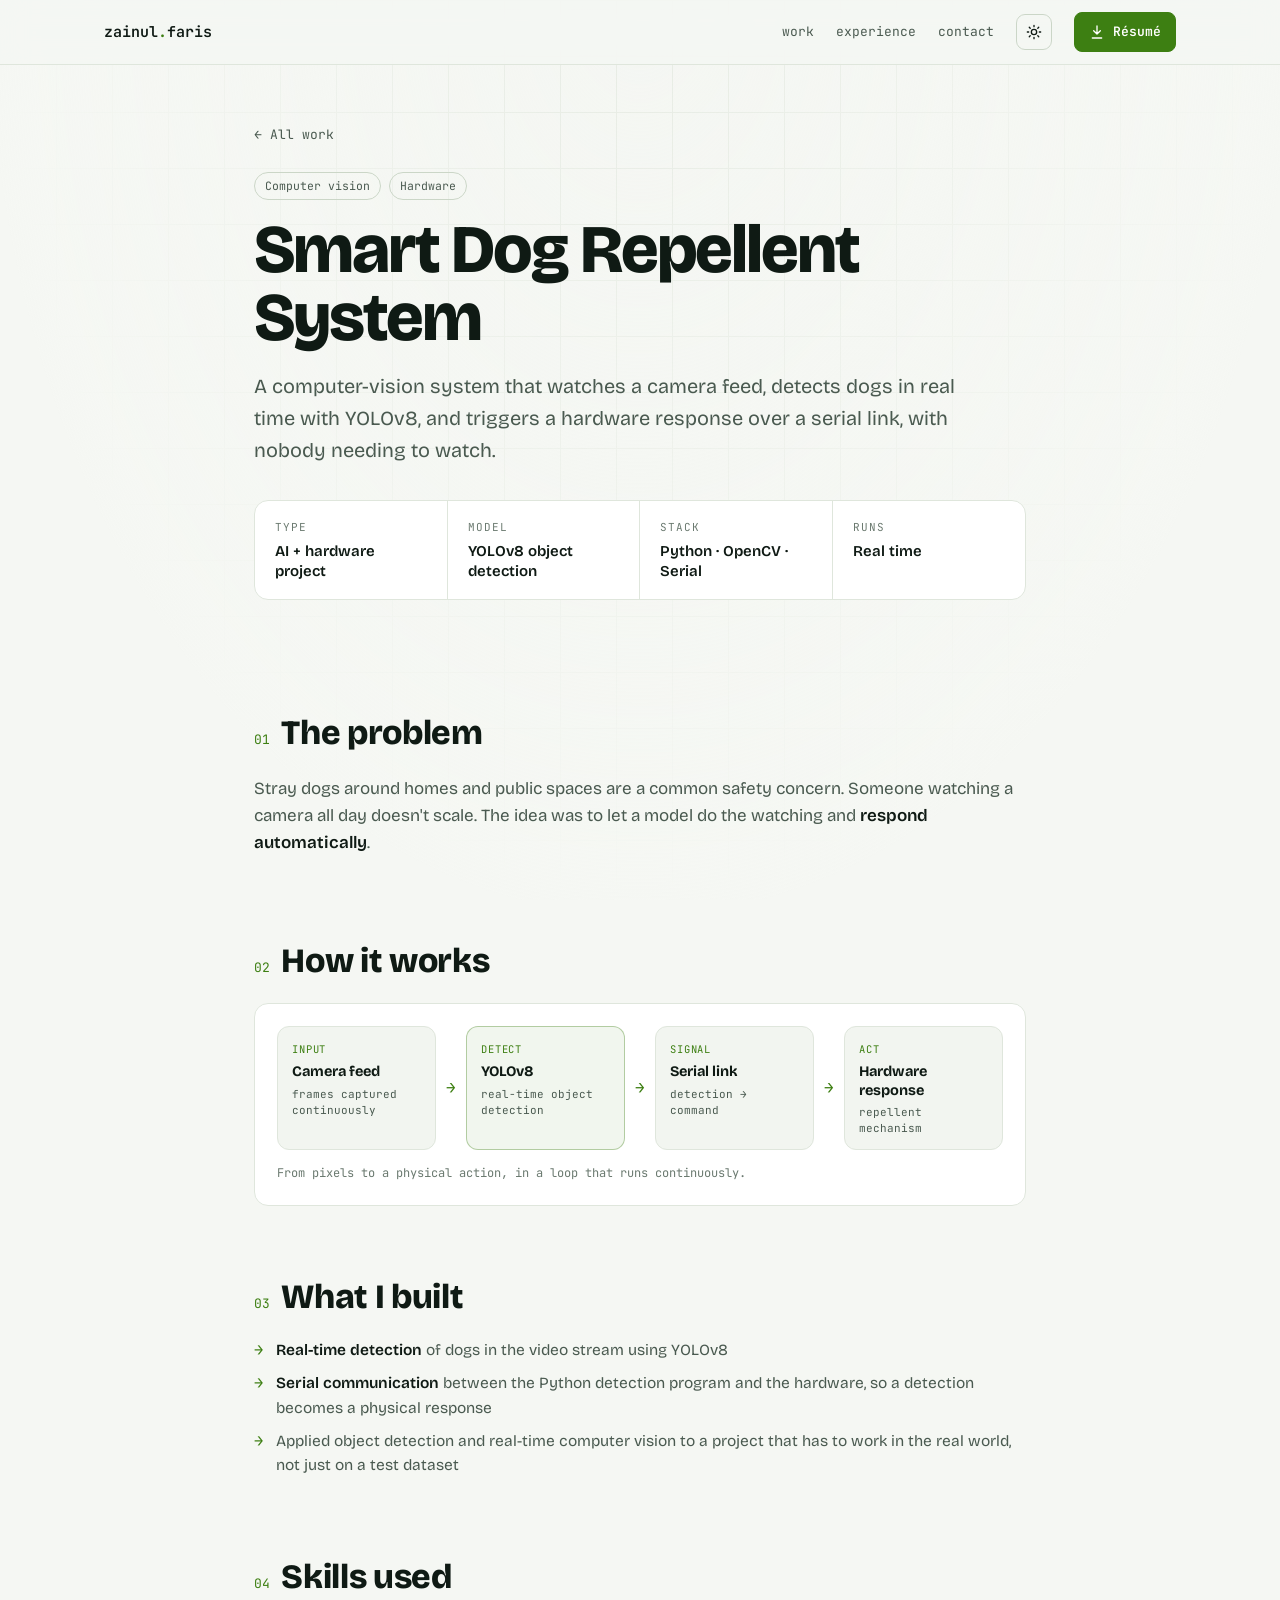
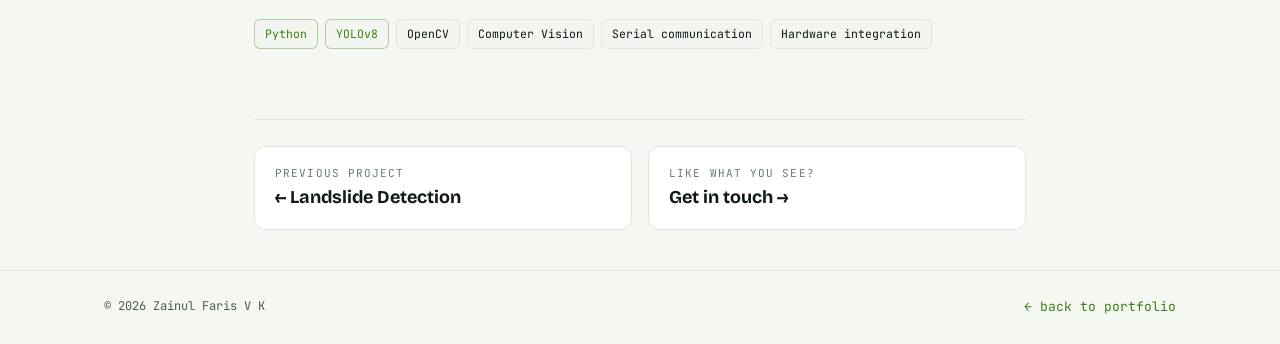
<file: projects/dog-repellent.html>
<!DOCTYPE html>
<html lang="en" data-theme="dark">
<head>
<meta charset="UTF-8">
<meta name="viewport" content="width=device-width, initial-scale=1.0">
<title>Smart Dog Repellent | Case study | Zainul Faris V K</title>
<meta name="description" content="Case study: real-time dog detection with YOLOv8 that triggers a hardware response over serial communication.">
<meta property="og:title" content="Smart Dog Repellent | Case study | Zainul Faris V K">
<meta property="og:description" content="Case study: real-time dog detection with YOLOv8 that triggers a hardware response over serial communication.">
<meta property="og:image" content="https://zainulfaris93.github.io/assets/og-image.png">
<link rel="icon" href="data:image/svg+xml,%3Csvg xmlns='http://www.w3.org/2000/svg' viewBox='0 0 64 64'%3E%3Crect width='64' height='64' rx='14' fill='%230a0e0c'/%3E%3Cpath d='M18 33l9 9 19-20' stroke='%23a6f25f' stroke-width='7' fill='none' stroke-linecap='round' stroke-linejoin='round'/%3E%3C/svg%3E">
<script>(function(){var t;try{t=localStorage.getItem('theme')}catch(e){}if(t!=='light'&&t!=='dark'){t=matchMedia('(prefers-color-scheme: light)').matches?'light':'dark'}document.documentElement.dataset.theme=t})();</script>
<link rel="preconnect" href="https://fonts.googleapis.com">
<link rel="preconnect" href="https://fonts.gstatic.com" crossorigin>
<link href="https://fonts.googleapis.com/css2?family=Bricolage+Grotesque:opsz,wght@12..96,400;12..96,600;12..96,800&family=JetBrains+Mono:wght@400;600&display=swap" rel="stylesheet">
<link rel="stylesheet" href="../assets/site.css">
<script src="../assets/settings.js"></script>
</head>
<body data-base="../">
<a class="skip" href="#main">Skip to content</a>
<nav class="top" aria-label="Primary">
  <div class="wrap">
    <a href="../" class="logo">zainul<span>.</span>faris</a>
    <div class="nav-r">
      <div class="links" id="links">
        <a href="../#work">work</a>
        <a href="../#experience">experience</a>
        <a href="../#contact">contact</a>
      </div>
      <button class="icon-btn" type="button" data-theme-toggle aria-label="Switch theme">
        <svg class="i moon" viewBox="0 0 24 24"><path d="M21 12.8A9 9 0 1111.2 3a7 7 0 009.8 9.8z"/></svg>
        <svg class="i sun" viewBox="0 0 24 24"><circle cx="12" cy="12" r="4"/><path d="M12 2v2M12 20v2M4.9 4.9l1.4 1.4M17.7 17.7l1.4 1.4M2 12h2M20 12h2M4.9 19.1l1.4-1.4M17.7 6.3l1.4-1.4"/></svg>
      </button>
      <a class="btn primary sm" data-resume href="../resume.pdf" hidden><svg class="i" viewBox="0 0 24 24"><path d="M12 3v12m0 0l-5-5m5 5l5-5M5 21h14"/></svg><span>Résumé</span></a>
      <button class="menu-btn" id="menuBtn" aria-label="Open menu" aria-expanded="false" aria-controls="links">menu</button>
    </div>
  </div>
</nav>

<main id="main" class="cs">
  <header class="page">
    <div class="wrap narrow">
      <a class="crumb" href="../#work">← All work</a>
      <div class="badges"><span class="badge">Computer vision</span><span class="badge">Hardware</span></div>
      <h1>Smart Dog Repellent System</h1>
      <p class="lede">A computer-vision system that watches a camera feed, detects dogs in real time with YOLOv8, and triggers a hardware response over a serial link, with nobody needing to watch.</p>
      <div class="meta-grid">
        <div><small>Type</small><b>AI + hardware project</b></div>
        <div><small>Model</small><b>YOLOv8 object detection</b></div>
        <div><small>Stack</small><b>Python · OpenCV · Serial</b></div>
        <div><small>Runs</small><b>Real time</b></div>
      </div>
    </div>
  </header>
  <div class="wrap narrow">
    <section>
      <h2><span class="num">01</span>The problem</h2>
      <p>Stray dogs around homes and public spaces are a common safety concern. Someone watching a camera all day doesn't scale. The idea was to let a model do the watching and <b>respond automatically</b>.</p>
    </section>
    <section>
      <h2><span class="num">02</span>How it works</h2>
      <figure class="card diagram">
        <div class="flow">
          <div class="step"><span class="k">Input</span><b>Camera feed</b><small>frames captured continuously</small></div><div class="arr"></div>
          <div class="step hl"><span class="k">Detect</span><b>YOLOv8</b><small>real-time object detection</small></div><div class="arr"></div>
          <div class="step"><span class="k">Signal</span><b>Serial link</b><small>detection → command</small></div><div class="arr"></div>
          <div class="step"><span class="k">Act</span><b>Hardware response</b><small>repellent mechanism</small></div>
        </div>
        <figcaption>From pixels to a physical action, in a loop that runs continuously.</figcaption>
      </figure>
    </section>
    <section>
      <h2><span class="num">03</span>What I built</h2>
      <ul class="arrows">
        <li><b>Real-time detection</b> of dogs in the video stream using YOLOv8</li>
        <li><b>Serial communication</b> between the Python detection program and the hardware, so a detection becomes a physical response</li>
        <li>Applied object detection and real-time computer vision to a project that has to work in the real world, not just on a test dataset</li>
      </ul>
    </section>
    <section>
      <h2><span class="num">04</span>Skills used</h2>
      <div class="chips"><span class="chip key">Python</span><span class="chip key">YOLOv8</span><span class="chip">OpenCV</span><span class="chip">Computer Vision</span><span class="chip">Serial communication</span><span class="chip">Hardware integration</span></div>
    </section>
    <div class="next">
      <a href="landslide-detection.html"><small>Previous project</small><b>← Landslide Detection</b></a>
      <a href="../#contact"><small>Like what you see?</small><b>Get in touch →</b></a>
    </div>
  </div>
</main>

<footer><div class="wrap"><span>© <span data-year></span> Zainul Faris V K</span><a href="../" class="textlink">← back to portfolio</a></div></footer>
<script src="../assets/site.js"></script>
</body>
</html>
</file>
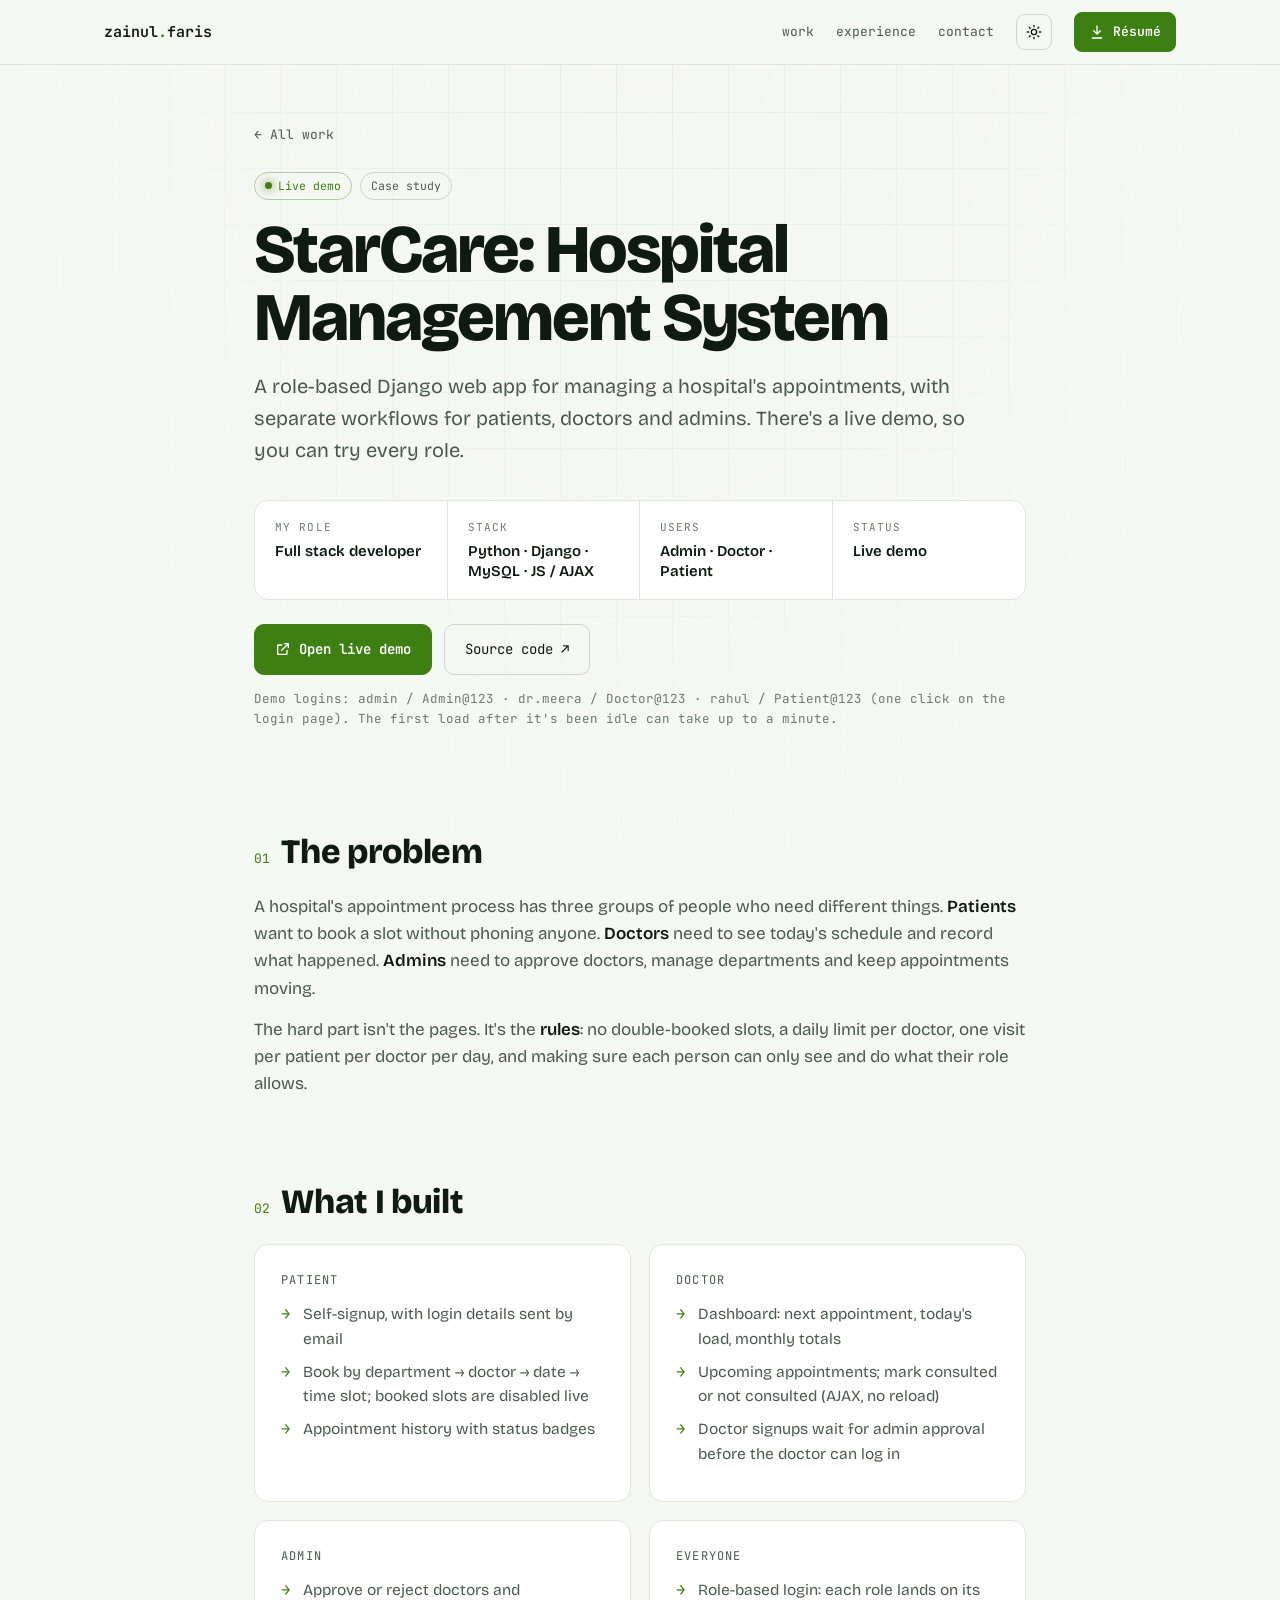
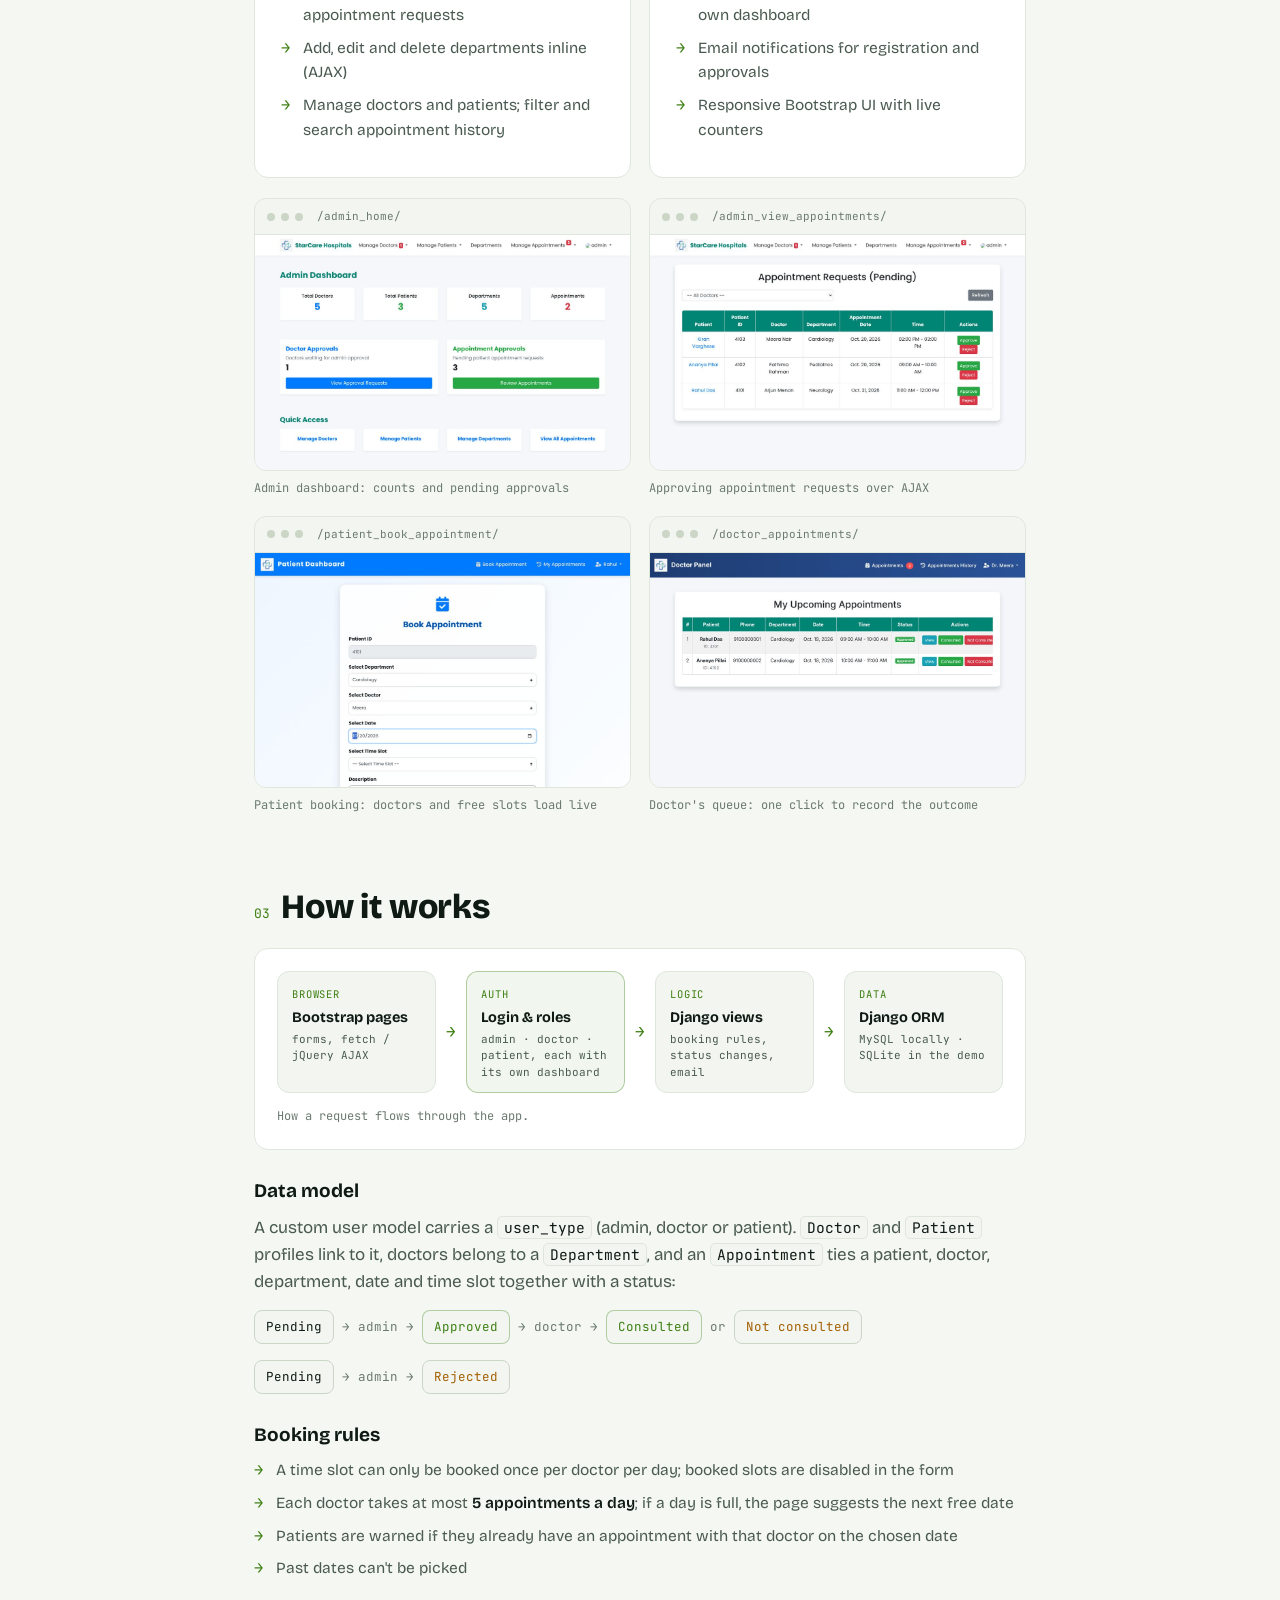
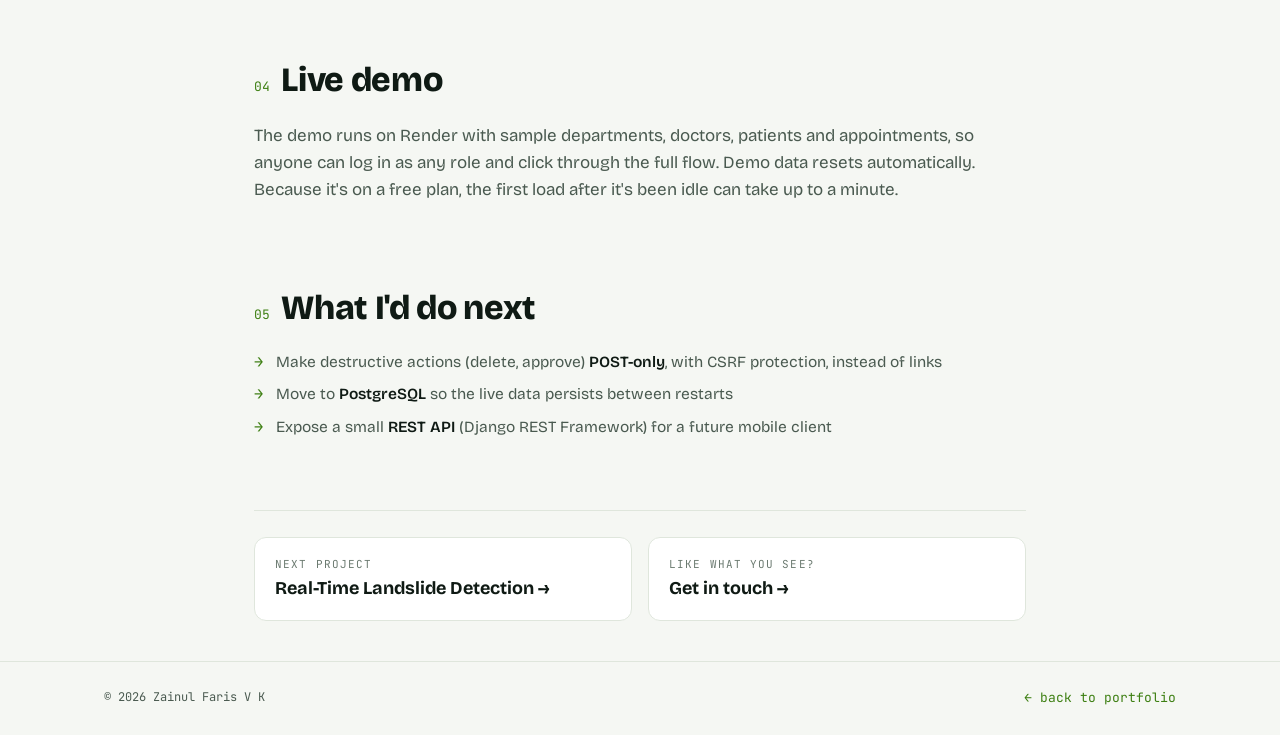
<file: projects/hospital-management.html>
<!DOCTYPE html>
<html lang="en" data-theme="dark">
<head>
<meta charset="UTF-8">
<meta name="viewport" content="width=device-width, initial-scale=1.0">
<title>Hospital Management System | Case study | Zainul Faris V K</title>
<meta name="description" content="Case study: a role-based Django hospital management system with appointment booking for patients, doctors and admins. Live demo available.">
<meta property="og:title" content="StarCare Hospital Management System: case study">
<meta property="og:description" content="Role-based Django hospital app with appointment booking. Live demo available.">
<meta property="og:image" content="https://zainulfaris93.github.io/assets/og-image.png">
<link rel="icon" href="data:image/svg+xml,%3Csvg xmlns='http://www.w3.org/2000/svg' viewBox='0 0 64 64'%3E%3Crect width='64' height='64' rx='14' fill='%230a0e0c'/%3E%3Cpath d='M18 33l9 9 19-20' stroke='%23a6f25f' stroke-width='7' fill='none' stroke-linecap='round' stroke-linejoin='round'/%3E%3C/svg%3E">
<script>(function(){var t;try{t=localStorage.getItem('theme')}catch(e){}if(t!=='light'&&t!=='dark'){t=matchMedia('(prefers-color-scheme: light)').matches?'light':'dark'}document.documentElement.dataset.theme=t})();</script>
<link rel="preconnect" href="https://fonts.googleapis.com">
<link rel="preconnect" href="https://fonts.gstatic.com" crossorigin>
<link href="https://fonts.googleapis.com/css2?family=Bricolage+Grotesque:opsz,wght@12..96,400;12..96,600;12..96,800&family=JetBrains+Mono:wght@400;600&display=swap" rel="stylesheet">
<link rel="stylesheet" href="../assets/site.css">
<script src="../assets/settings.js"></script>
</head>
<body data-base="../">
<a class="skip" href="#main">Skip to content</a>
<nav class="top" aria-label="Primary">
  <div class="wrap">
    <a href="../" class="logo">zainul<span>.</span>faris</a>
    <div class="nav-r">
      <div class="links" id="links">
        <a href="../#work">work</a>
        <a href="../#experience">experience</a>
        <a href="../#contact">contact</a>
      </div>
      <button class="icon-btn" type="button" data-theme-toggle aria-label="Switch theme">
        <svg class="i moon" viewBox="0 0 24 24"><path d="M21 12.8A9 9 0 1111.2 3a7 7 0 009.8 9.8z"/></svg>
        <svg class="i sun" viewBox="0 0 24 24"><circle cx="12" cy="12" r="4"/><path d="M12 2v2M12 20v2M4.9 4.9l1.4 1.4M17.7 17.7l1.4 1.4M2 12h2M20 12h2M4.9 19.1l1.4-1.4M17.7 6.3l1.4-1.4"/></svg>
      </button>
      <a class="btn primary sm" data-resume href="../resume.pdf" hidden><svg class="i" viewBox="0 0 24 24"><path d="M12 3v12m0 0l-5-5m5 5l5-5M5 21h14"/></svg><span>Résumé</span></a>
      <button class="menu-btn" id="menuBtn" aria-label="Open menu" aria-expanded="false" aria-controls="links">menu</button>
    </div>
  </div>
</nav>

<main id="main" class="cs">
  <header class="page">
    <div class="wrap narrow">
      <a class="crumb" href="../#work">← All work</a>
      <div class="badges">
        <span class="badge live"><span class="dot"></span>Live demo</span>
        <span class="badge">Case study</span>
      </div>
      <h1>StarCare: Hospital Management System</h1>
      <p class="lede">A role-based Django web app for managing a hospital's appointments, with separate workflows for patients, doctors and admins. There's a live demo, so you can try every role.</p>
      <div class="meta-grid">
        <div><small>My role</small><b>Full stack developer</b></div>
        <div><small>Stack</small><b>Python · Django · MySQL · JS / AJAX</b></div>
        <div><small>Users</small><b>Admin · Doctor · Patient</b></div>
        <div><small>Status</small><b>Live demo</b></div>
      </div>
      <div class="cta">
        <a class="btn primary" data-demo href="#" target="_blank" rel="noopener"><svg class="i" viewBox="0 0 24 24"><path d="M14 4h6v6M20 4L10 14M18 14v5a1 1 0 01-1 1H5a1 1 0 01-1-1V7a1 1 0 011-1h5"/></svg>Open live demo</a>
        <a class="btn ghost" href="https://github.com/ZainulFaris93/Hospital-Management-System" target="_blank" rel="noopener">Source code ↗</a>
      </div>
      <p style="margin-top:14px;font-family:var(--mono);font-size:12.5px;color:var(--dim)">Demo logins: admin / Admin@123 · dr.meera / Doctor@123 · rahul / Patient@123 (one click on the login page). The first load after it's been idle can take up to a minute.</p>
    </div>
  </header>

  <div class="wrap narrow">
    <section>
      <h2><span class="num">01</span>The problem</h2>
      <p>A hospital's appointment process has three groups of people who need different things. <b>Patients</b> want to book a slot without phoning anyone. <b>Doctors</b> need to see today's schedule and record what happened. <b>Admins</b> need to approve doctors, manage departments and keep appointments moving.</p>
      <p>The hard part isn't the pages. It's the <b>rules</b>: no double-booked slots, a daily limit per doctor, one visit per patient per doctor per day, and making sure each person can only see and do what their role allows.</p>
    </section>

    <section id="screens">
      <h2><span class="num">02</span>What I built</h2>
      <div class="two">
        <div class="card"><h4>Patient</h4><ul class="arrows">
          <li>Self-signup, with login details sent by email</li>
          <li>Book by department → doctor → date → time slot; booked slots are disabled live</li>
          <li>Appointment history with status badges</li>
        </ul></div>
        <div class="card"><h4>Doctor</h4><ul class="arrows">
          <li>Dashboard: next appointment, today's load, monthly totals</li>
          <li>Upcoming appointments; mark consulted or not consulted (AJAX, no reload)</li>
          <li>Doctor signups wait for admin approval before the doctor can log in</li>
        </ul></div>
        <div class="card"><h4>Admin</h4><ul class="arrows">
          <li>Approve or reject doctors and appointment requests</li>
          <li>Add, edit and delete departments inline (AJAX)</li>
          <li>Manage doctors and patients; filter and search appointment history</li>
        </ul></div>
        <div class="card"><h4>Everyone</h4><ul class="arrows">
          <li>Role-based login: each role lands on its own dashboard</li>
          <li>Email notifications for registration and approvals</li>
          <li>Responsive Bootstrap UI with live counters</li>
        </ul></div>
      </div>
      <div class="shots">
        <figure><div class="shot"><div class="bar"><i></i><i></i><i></i><span>/admin_home/</span></div><img src="../assets/hms/admin-dashboard.jpg" alt="Admin dashboard with counts of doctors, patients, departments and appointments" loading="lazy" width="1100" height="688"></div><figcaption>Admin dashboard: counts and pending approvals</figcaption></figure>
        <figure><div class="shot"><div class="bar"><i></i><i></i><i></i><span>/admin_view_appointments/</span></div><img src="../assets/hms/admin-appointments.jpg" alt="Pending appointment requests with approve and reject buttons" loading="lazy" width="1100" height="688"></div><figcaption>Approving appointment requests over AJAX</figcaption></figure>
        <figure><div class="shot"><div class="bar"><i></i><i></i><i></i><span>/patient_book_appointment/</span></div><img src="../assets/hms/patient-booking.jpg" alt="Patient booking form with department, doctor, date and time slot" loading="lazy" width="1100" height="688"></div><figcaption>Patient booking: doctors and free slots load live</figcaption></figure>
        <figure><div class="shot"><div class="bar"><i></i><i></i><i></i><span>/doctor_appointments/</span></div><img src="../assets/hms/doctor-appointments.jpg" alt="Doctor's upcoming appointments with consulted and not consulted buttons" loading="lazy" width="1100" height="688"></div><figcaption>Doctor's queue: one click to record the outcome</figcaption></figure>
      </div>
    </section>

    <section>
      <h2><span class="num">03</span>How it works</h2>
      <figure class="card diagram">
        <div class="flow">
          <div class="step"><span class="k">Browser</span><b>Bootstrap pages</b><small>forms, fetch / jQuery AJAX</small></div><div class="arr"></div>
          <div class="step hl"><span class="k">Auth</span><b>Login &amp; roles</b><small>admin · doctor · patient, each with its own dashboard</small></div><div class="arr"></div>
          <div class="step"><span class="k">Logic</span><b>Django views</b><small>booking rules, status changes, email</small></div><div class="arr"></div>
          <div class="step"><span class="k">Data</span><b>Django ORM</b><small>MySQL locally · SQLite in the demo</small></div>
        </div>
        <figcaption>How a request flows through the app.</figcaption>
      </figure>
      <h3>Data model</h3>
      <p>A custom user model carries a <code>user_type</code> (admin, doctor or patient). <code>Doctor</code> and <code>Patient</code> profiles link to it, doctors belong to a <code>Department</code>, and an <code>Appointment</code> ties a patient, doctor, department, date and time slot together with a status:</p>
      <div class="lifecycle" aria-label="Appointment status lifecycle">
        <span class="st">Pending</span><span class="ar">→ admin →</span><span class="st ok">Approved</span><span class="ar">→ doctor →</span><span class="st ok">Consulted</span><span class="ar">or</span><span class="st no">Not consulted</span>
        <span class="ar" style="flex-basis:100%;height:0"></span>
        <span class="st">Pending</span><span class="ar">→ admin →</span><span class="st no">Rejected</span>
      </div>
      <h3>Booking rules</h3>
      <ul class="arrows">
        <li>A time slot can only be booked once per doctor per day; booked slots are disabled in the form</li>
        <li>Each doctor takes at most <b>5 appointments a day</b>; if a day is full, the page suggests the next free date</li>
        <li>Patients are warned if they already have an appointment with that doctor on the chosen date</li>
        <li>Past dates can't be picked</li>
      </ul>
    </section>


    <section>
      <h2><span class="num">04</span>Live demo</h2>
      <p>The demo runs on Render with sample departments, doctors, patients and appointments, so anyone can log in as any role and click through the full flow. Demo data resets automatically. Because it's on a free plan, the first load after it's been idle can take up to a minute.</p>
    </section>

    <section>
      <h2><span class="num">05</span>What I'd do next</h2>
      <ul class="arrows">
        <li>Make destructive actions (delete, approve) <b>POST-only</b>, with CSRF protection, instead of links</li>
        <li>Move to <b>PostgreSQL</b> so the live data persists between restarts</li>
        <li>Expose a small <b>REST API</b> (Django REST Framework) for a future mobile client</li>
      </ul>
    </section>

    <div class="next">
      <a href="landslide-detection.html"><small>Next project</small><b>Real-Time Landslide Detection →</b></a>
      <a href="../#contact"><small>Like what you see?</small><b>Get in touch →</b></a>
    </div>
  </div>
</main>

<footer><div class="wrap"><span>© <span data-year></span> Zainul Faris V K</span><a href="../" class="textlink">← back to portfolio</a></div></footer>
<script src="../assets/site.js"></script>
</body>
</html>
</file>
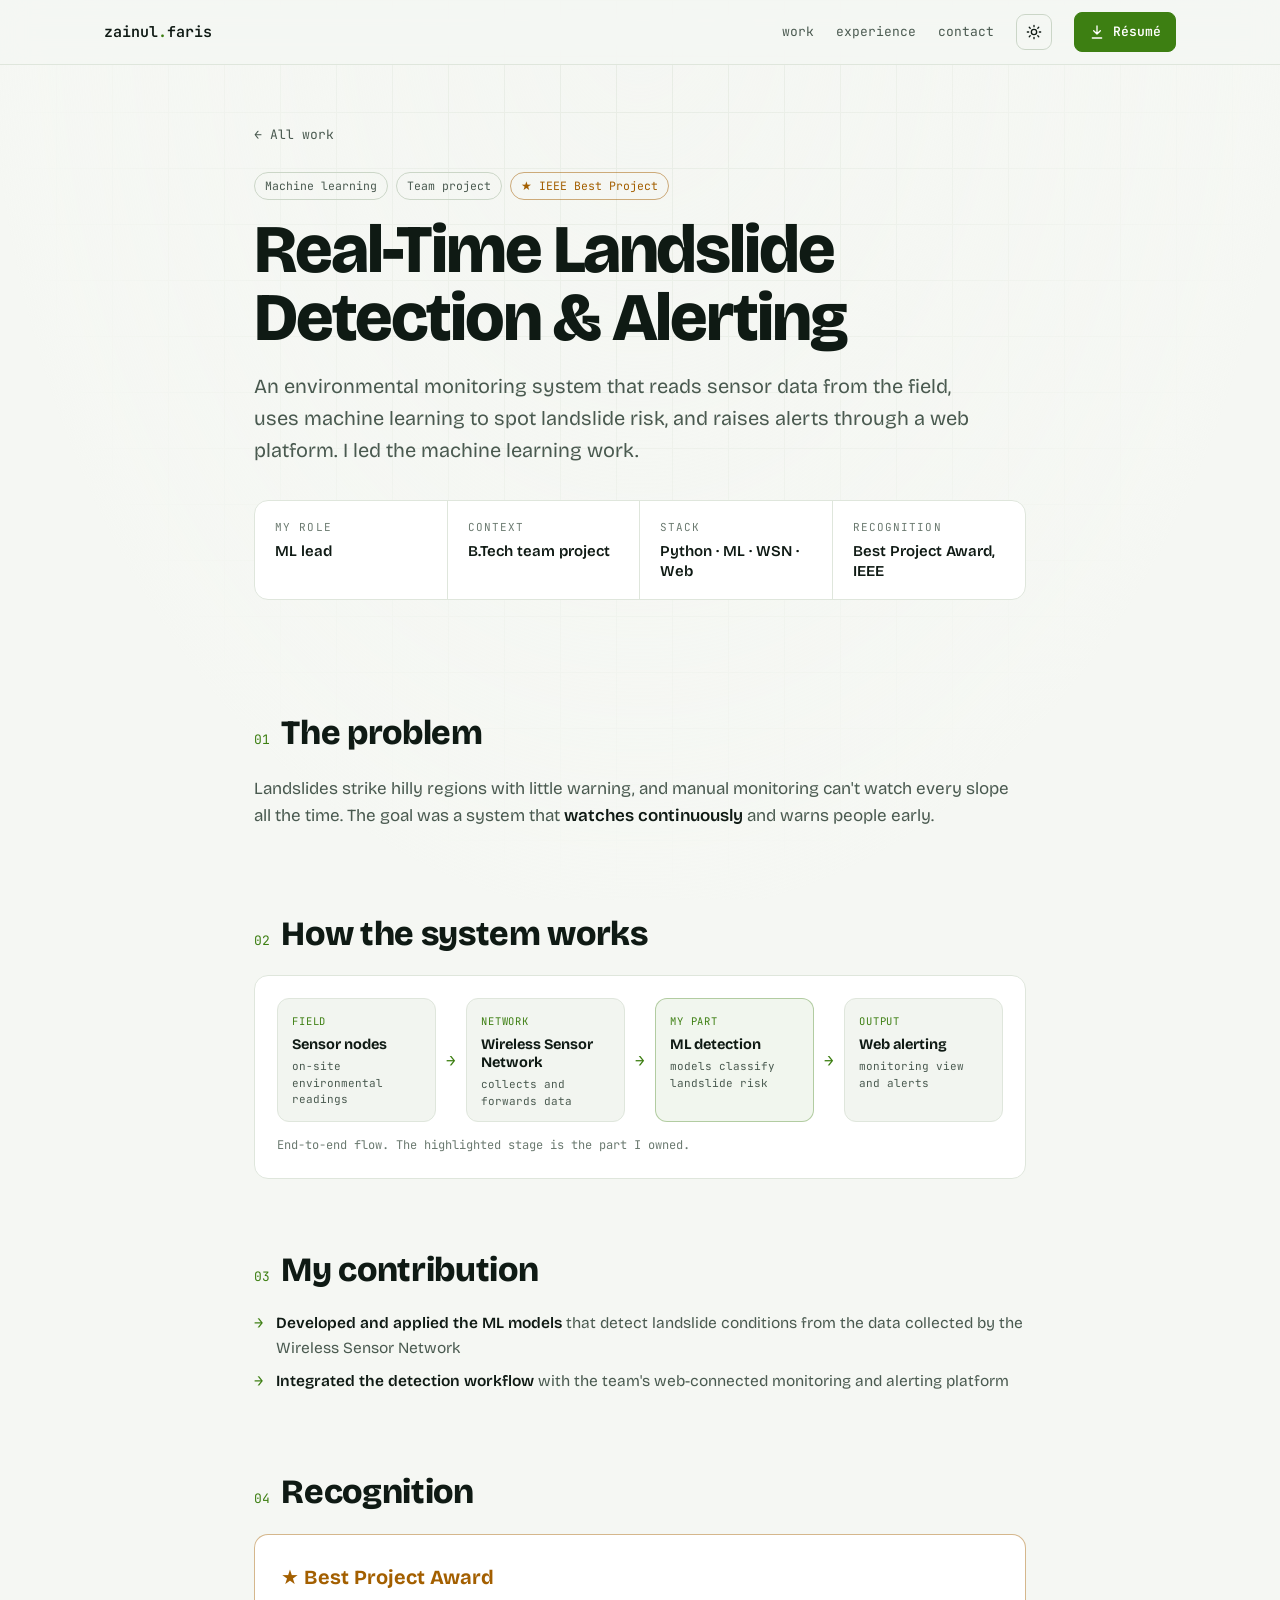
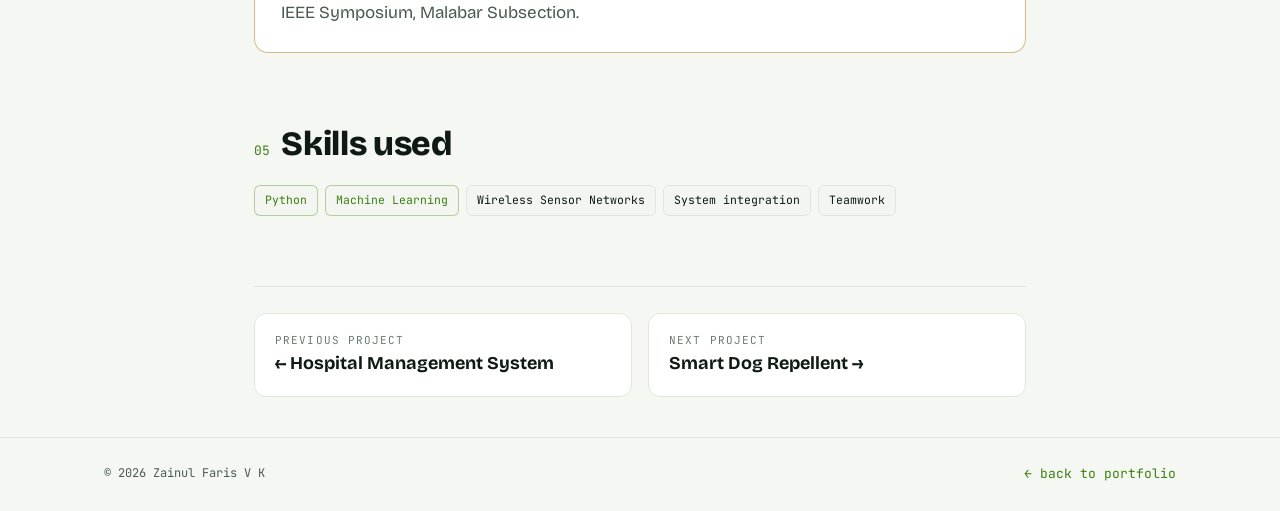
<file: projects/landslide-detection.html>
<!DOCTYPE html>
<html lang="en" data-theme="dark">
<head>
<meta charset="UTF-8">
<meta name="viewport" content="width=device-width, initial-scale=1.0">
<title>Landslide Detection &amp; Alerting | Case study | Zainul Faris V K</title>
<meta name="description" content="Case study: real-time landslide detection using Wireless Sensor Network data and machine learning. Best Project Award, IEEE Symposium (Malabar Subsection).">
<meta property="og:title" content="Landslide Detection &amp; Alerting | Case study | Zainul Faris V K">
<meta property="og:description" content="Case study: real-time landslide detection using Wireless Sensor Network data and machine learning. Best Project Award, IEEE Symposium (Malabar Subsection).">
<meta property="og:image" content="https://zainulfaris93.github.io/assets/og-image.png">
<link rel="icon" href="data:image/svg+xml,%3Csvg xmlns='http://www.w3.org/2000/svg' viewBox='0 0 64 64'%3E%3Crect width='64' height='64' rx='14' fill='%230a0e0c'/%3E%3Cpath d='M18 33l9 9 19-20' stroke='%23a6f25f' stroke-width='7' fill='none' stroke-linecap='round' stroke-linejoin='round'/%3E%3C/svg%3E">
<script>(function(){var t;try{t=localStorage.getItem('theme')}catch(e){}if(t!=='light'&&t!=='dark'){t=matchMedia('(prefers-color-scheme: light)').matches?'light':'dark'}document.documentElement.dataset.theme=t})();</script>
<link rel="preconnect" href="https://fonts.googleapis.com">
<link rel="preconnect" href="https://fonts.gstatic.com" crossorigin>
<link href="https://fonts.googleapis.com/css2?family=Bricolage+Grotesque:opsz,wght@12..96,400;12..96,600;12..96,800&family=JetBrains+Mono:wght@400;600&display=swap" rel="stylesheet">
<link rel="stylesheet" href="../assets/site.css">
<script src="../assets/settings.js"></script>
</head>
<body data-base="../">
<a class="skip" href="#main">Skip to content</a>
<nav class="top" aria-label="Primary">
  <div class="wrap">
    <a href="../" class="logo">zainul<span>.</span>faris</a>
    <div class="nav-r">
      <div class="links" id="links">
        <a href="../#work">work</a>
        <a href="../#experience">experience</a>
        <a href="../#contact">contact</a>
      </div>
      <button class="icon-btn" type="button" data-theme-toggle aria-label="Switch theme">
        <svg class="i moon" viewBox="0 0 24 24"><path d="M21 12.8A9 9 0 1111.2 3a7 7 0 009.8 9.8z"/></svg>
        <svg class="i sun" viewBox="0 0 24 24"><circle cx="12" cy="12" r="4"/><path d="M12 2v2M12 20v2M4.9 4.9l1.4 1.4M17.7 17.7l1.4 1.4M2 12h2M20 12h2M4.9 19.1l1.4-1.4M17.7 6.3l1.4-1.4"/></svg>
      </button>
      <a class="btn primary sm" data-resume href="../resume.pdf" hidden><svg class="i" viewBox="0 0 24 24"><path d="M12 3v12m0 0l-5-5m5 5l5-5M5 21h14"/></svg><span>Résumé</span></a>
      <button class="menu-btn" id="menuBtn" aria-label="Open menu" aria-expanded="false" aria-controls="links">menu</button>
    </div>
  </div>
</nav>

<main id="main" class="cs">
  <header class="page">
    <div class="wrap narrow">
      <a class="crumb" href="../#work">← All work</a>
      <div class="badges"><span class="badge">Machine learning</span><span class="badge">Team project</span><span class="badge" style="color:var(--warn);border-color:color-mix(in srgb,var(--warn) 50%,transparent)">★ IEEE Best Project</span></div>
      <h1>Real-Time Landslide Detection &amp; Alerting</h1>
      <p class="lede">An environmental monitoring system that reads sensor data from the field, uses machine learning to spot landslide risk, and raises alerts through a web platform. I led the machine learning work.</p>
      <div class="meta-grid">
        <div><small>My role</small><b>ML lead</b></div>
        <div><small>Context</small><b>B.Tech team project</b></div>
        <div><small>Stack</small><b>Python · ML · WSN · Web</b></div>
        <div><small>Recognition</small><b>Best Project Award, IEEE</b></div>
      </div>
    </div>
  </header>
  <div class="wrap narrow">
    <section>
      <h2><span class="num">01</span>The problem</h2>
      <p>Landslides strike hilly regions with little warning, and manual monitoring can't watch every slope all the time. The goal was a system that <b>watches continuously</b> and warns people early.</p>
    </section>
    <section>
      <h2><span class="num">02</span>How the system works</h2>
      <figure class="card diagram">
        <div class="flow">
          <div class="step"><span class="k">Field</span><b>Sensor nodes</b><small>on-site environmental readings</small></div><div class="arr"></div>
          <div class="step"><span class="k">Network</span><b>Wireless Sensor Network</b><small>collects and forwards data</small></div><div class="arr"></div>
          <div class="step hl"><span class="k">My part</span><b>ML detection</b><small>models classify landslide risk</small></div><div class="arr"></div>
          <div class="step"><span class="k">Output</span><b>Web alerting</b><small>monitoring view and alerts</small></div>
        </div>
        <figcaption>End-to-end flow. The highlighted stage is the part I owned.</figcaption>
      </figure>
    </section>
    <section>
      <h2><span class="num">03</span>My contribution</h2>
      <ul class="arrows">
        <li><b>Developed and applied the ML models</b> that detect landslide conditions from the data collected by the Wireless Sensor Network</li>
        <li><b>Integrated the detection workflow</b> with the team's web-connected monitoring and alerting platform</li>
      </ul>
    </section>
    <section>
      <h2><span class="num">04</span>Recognition</h2>
      <div class="card" style="border-color:color-mix(in srgb,var(--warn) 45%,transparent)">
        <b style="font-size:20px;color:var(--warn)">★ Best Project Award</b>
        <p style="margin:6px 0 0">IEEE Symposium, Malabar Subsection.</p>
      </div>
    </section>
    <section>
      <h2><span class="num">05</span>Skills used</h2>
      <div class="chips"><span class="chip key">Python</span><span class="chip key">Machine Learning</span><span class="chip">Wireless Sensor Networks</span><span class="chip">System integration</span><span class="chip">Teamwork</span></div>
    </section>
    <div class="next">
      <a href="hospital-management.html"><small>Previous project</small><b>← Hospital Management System</b></a>
      <a href="dog-repellent.html"><small>Next project</small><b>Smart Dog Repellent →</b></a>
    </div>
  </div>
</main>

<footer><div class="wrap"><span>© <span data-year></span> Zainul Faris V K</span><a href="../" class="textlink">← back to portfolio</a></div></footer>
<script src="../assets/site.js"></script>
</body>
</html>
</file>
<file: assets/site.css>
/* ============================================================
   Zainul Faris V K: shared styles for the portfolio pages
   ============================================================ */
:root{
  --bg:#0a0e0c; --bg2:#0d1210; --panel:#111714; --panel2:#151d19; --line:#1f2b25; --line2:#2a3a32;
  --text:#e8f0ea; --mute:#9aaba0; --dim:#6f8076;
  --acc:#a6f25f; --acc-ink:#0a0e0c; --acc2:#5ff2c6; --warn:#ffb547;
  --acc-soft:rgba(166,242,95,.08); --acc-line:rgba(166,242,95,.32);
  --grid:#141c18; --shadow:0 30px 80px -24px rgba(0,0,0,.85);
  --head:'Bricolage Grotesque',system-ui,sans-serif;
  --mono:'JetBrains Mono',ui-monospace,Menlo,Consolas,monospace;
  color-scheme:dark;
}
:root[data-theme="light"]{
  --bg:#f5f7f3; --bg2:#eef2ec; --panel:#ffffff; --panel2:#f2f5f0; --line:#dfe6dc; --line2:#cbd6c7;
  --text:#0f1a14; --mute:#4a5a50; --dim:#6b7a70;
  --acc:#3d7f12; --acc-ink:#ffffff; --acc2:#0b7c62; --warn:#a35f00;
  --acc-soft:rgba(61,127,18,.07); --acc-line:rgba(61,127,18,.35);
  --grid:#e7ece4; --shadow:0 24px 60px -28px rgba(20,40,25,.28);
  color-scheme:light;
}
*{box-sizing:border-box;margin:0;padding:0}
html{scroll-behavior:smooth;scroll-padding-top:84px}
body{
  background:var(--bg); color:var(--text); font-family:var(--head); line-height:1.6; overflow-x:hidden;
  background-image:linear-gradient(var(--grid) 1px,transparent 1px),linear-gradient(90deg,var(--grid) 1px,transparent 1px);
  background-size:56px 56px; background-attachment:fixed;
  transition:background-color .3s,color .3s;
}
body::before{content:"";position:fixed;inset:0;pointer-events:none;z-index:0;background:radial-gradient(ellipse at 50% 0%,transparent 0%,var(--bg) 72%)}
main,nav,footer,header.page{position:relative;z-index:1}
a{color:inherit;text-decoration:none}
img{max-width:100%;height:auto;display:block}
.wrap{max-width:1120px;margin:0 auto;padding:0 24px}
.narrow{max-width:820px}
.mono{font-family:var(--mono)}
svg.i{width:16px;height:16px;flex:none;stroke:currentColor;fill:none;stroke-width:2;stroke-linecap:round;stroke-linejoin:round}
:focus-visible{outline:2px solid var(--acc);outline-offset:3px;border-radius:6px}
.skip{position:absolute;left:-999px;top:8px;background:var(--acc);color:var(--acc-ink);padding:8px 14px;border-radius:8px;z-index:100;font-family:var(--mono);font-size:13px}
.skip:focus{left:16px}

/* NAV */
nav.top{position:sticky;top:0;backdrop-filter:blur(12px);-webkit-backdrop-filter:blur(12px);background:color-mix(in srgb,var(--bg) 82%,transparent);border-bottom:1px solid var(--line);z-index:50}
nav.top .wrap{display:flex;align-items:center;justify-content:space-between;height:64px;gap:16px}
.logo{font-family:var(--mono);font-weight:600;font-size:15px;white-space:nowrap}
.logo span{color:var(--acc)}
.nav-r{display:flex;align-items:center;gap:22px}
.links{display:flex;gap:22px;font-family:var(--mono);font-size:13px}
.links a{color:var(--mute);transition:color .2s}
.links a:hover,.links a[aria-current]{color:var(--acc)}
.icon-btn{background:none;border:1px solid var(--line2);color:var(--text);width:36px;height:36px;border-radius:9px;display:inline-grid;place-items:center;cursor:pointer;transition:border-color .2s,color .2s}
.icon-btn:hover{border-color:var(--acc);color:var(--acc)}
.icon-btn .sun{display:none}
:root[data-theme="light"] .icon-btn .sun{display:block}
:root[data-theme="light"] .icon-btn .moon{display:none}
.menu-btn{display:none;background:none;border:1px solid var(--line2);color:var(--text);font-family:var(--mono);font-size:13px;padding:7px 12px;border-radius:8px;cursor:pointer}

/* BUTTONS */
.btn{font-family:var(--mono);font-size:14px;padding:13px 20px;border-radius:10px;border:1px solid var(--line2);transition:all .2s;display:inline-flex;gap:8px;align-items:center;justify-content:center;cursor:pointer;background:none;color:var(--text);white-space:nowrap}
.btn.sm{font-size:13px;padding:9px 14px;border-radius:8px}
.btn.primary{background:var(--acc);color:var(--acc-ink);border-color:var(--acc);font-weight:600}
.btn.primary:hover{transform:translateY(-2px);box-shadow:0 10px 30px -10px var(--acc)}
.btn.ghost:hover{border-color:var(--acc);color:var(--acc)}
.btn[hidden]{display:none}
.cta{display:flex;gap:12px;flex-wrap:wrap}
.textlink{color:var(--acc);font-family:var(--mono);font-size:13px;display:inline-flex;align-items:center;gap:6px}
.textlink:hover{text-decoration:underline;text-underline-offset:4px}

/* SHARED BITS */
.tag{display:inline-flex;align-items:center;gap:8px;font-family:var(--mono);font-size:12px;color:var(--acc);border:1px solid var(--acc-line);background:var(--acc-soft);padding:6px 12px;border-radius:99px}
.dot{width:7px;height:7px;border-radius:50%;background:var(--acc);box-shadow:0 0 10px var(--acc);animation:pulse 1.8s infinite}
@keyframes pulse{50%{opacity:.35}}
.card{background:var(--panel);border:1px solid var(--line);border-radius:14px;padding:26px}
.card h4{font-family:var(--mono);font-size:12px;color:var(--mute);font-weight:400;margin-bottom:12px;text-transform:uppercase;letter-spacing:.1em}
.chips{display:flex;flex-wrap:wrap;gap:7px}
.chip{font-family:var(--mono);font-size:11.5px;padding:5px 10px;border-radius:6px;background:var(--panel2);border:1px solid var(--line);color:var(--text)}
.chip.key{border-color:var(--acc-line);color:var(--acc)}
.badge{font-family:var(--mono);font-size:11.5px;padding:4px 10px;border-radius:99px;border:1px solid var(--line2);color:var(--mute);display:inline-flex;align-items:center;gap:6px}
.badge.live{color:var(--acc);border-color:var(--acc-line)}
.badges{display:flex;gap:8px;flex-wrap:wrap}
.arrows{list-style:none}
.arrows li{color:var(--mute);padding-left:22px;position:relative;margin-bottom:8px;font-size:15.5px}
.arrows li b{color:var(--text);font-weight:600}
.arrows li::before{content:"→";position:absolute;left:0;color:var(--acc);font-family:var(--mono)}

section{padding:96px 0 10px}
.sec-head{display:flex;align-items:baseline;gap:16px;margin-bottom:14px}
.sec-head .num{font-family:var(--mono);color:var(--acc);font-size:14px}
.sec-head h2{font-size:clamp(32px,4.6vw,50px);font-weight:800;letter-spacing:-.02em;line-height:1}
.sec-head .rule{flex:1;height:1px;background:var(--line)}
.sec-sub{color:var(--mute);font-size:17px;margin-bottom:36px;max-width:660px}

/* TERMINAL */
.term{background:#0e1411;border:1px solid #1f2b25;border-radius:14px;overflow:hidden;box-shadow:var(--shadow);color:#e8f0ea}
.term-bar{display:flex;align-items:center;gap:8px;padding:12px 16px;border-bottom:1px solid #1f2b25;background:#141c18}
.term-bar i{width:11px;height:11px;border-radius:50%}
.term-bar i:nth-child(1){background:#ff5f57}.term-bar i:nth-child(2){background:#febc2e}.term-bar i:nth-child(3){background:#28c840}
.term-bar span{margin-left:auto;font-family:var(--mono);font-size:11px;color:#8b9b91}
.term-body{font-family:var(--mono);font-size:12.5px;padding:18px 20px;min-height:360px;line-height:1.8;white-space:pre-wrap}
.term-body .p{color:#5ff2c6} .term-body .ok{color:#a6f25f} .term-body .dim{color:#8b9b91} .term-body .sum{color:#a6f25f;font-weight:600}
.cursor{display:inline-block;width:8px;height:15px;background:#a6f25f;vertical-align:middle;animation:blink 1s steps(1) infinite}
@keyframes blink{50%{opacity:0}}

/* FLOW DIAGRAMS */
.flow{display:flex;align-items:stretch;gap:0;flex-wrap:nowrap}
.flow .step{flex:1;min-width:0;background:var(--panel2);border:1px solid var(--line);border-radius:12px;padding:14px 14px 12px;text-align:left}
.flow .step b{display:block;font-size:14.5px;line-height:1.25;margin-bottom:4px}
.flow .step small{display:block;font-family:var(--mono);font-size:11px;color:var(--mute);line-height:1.5}
.flow .step .k{font-family:var(--mono);font-size:10.5px;color:var(--acc);letter-spacing:.08em;text-transform:uppercase;margin-bottom:6px;display:block}
.flow .step.hl{border-color:var(--acc-line);background:var(--acc-soft)}
.flow .arr{flex:none;width:30px;display:grid;place-items:center;color:var(--acc);font-family:var(--mono)}
.flow .arr::before{content:"→"}
.diagram{padding:22px}
.diagram figcaption{font-family:var(--mono);font-size:12px;color:var(--dim);margin-top:14px}

/* FOOTER */
footer{border-top:1px solid var(--line);padding:26px 0;font-family:var(--mono);font-size:12px;color:var(--mute);margin-top:40px}
footer .wrap{display:flex;justify-content:space-between;flex-wrap:wrap;gap:10px}

/* REVEAL */
.rv{opacity:0;transform:translateY(22px);transition:opacity .7s ease,transform .7s cubic-bezier(.2,.8,.2,1)}
.rv.in{opacity:1;transform:none}
.no-js .rv{opacity:1;transform:none}

/* ================= CASE STUDY PAGES ================= */
header.page{padding:56px 0 18px}
.crumb{font-family:var(--mono);font-size:13px;color:var(--mute);display:inline-flex;gap:8px;align-items:center;margin-bottom:26px}
.crumb:hover{color:var(--acc)}
header.page h1{font-size:clamp(38px,6vw,68px);font-weight:800;letter-spacing:-.03em;line-height:1;margin:16px 0 18px}
header.page .lede{font-size:clamp(17px,2vw,20px);color:var(--mute);max-width:720px}
.meta-grid{display:grid;grid-template-columns:repeat(4,1fr);border:1px solid var(--line);border-radius:14px;background:var(--panel);overflow:hidden;margin:34px 0 24px}
.meta-grid div{padding:18px 20px;border-right:1px solid var(--line)}
.meta-grid div:last-child{border-right:none}
.meta-grid small{display:block;font-family:var(--mono);font-size:11px;color:var(--dim);text-transform:uppercase;letter-spacing:.1em;margin-bottom:4px}
.meta-grid b{font-size:15px;font-weight:600;line-height:1.35;display:block}
.cs section{padding:64px 0 0}
.cs h2{font-size:clamp(26px,3.4vw,34px);font-weight:800;letter-spacing:-.01em;margin-bottom:14px;display:flex;gap:12px;align-items:baseline}
.cs h2 .num{font-family:var(--mono);font-size:13px;color:var(--acc);font-weight:400}
.cs h3{font-size:19px;margin:26px 0 8px}
.cs p{color:var(--mute);font-size:17px;margin-bottom:14px}
.cs p b,.cs p strong{color:var(--text);font-weight:600}
.cs code{font-family:var(--mono);font-size:.86em;background:var(--panel2);border:1px solid var(--line);padding:1px 6px;border-radius:5px;color:var(--text)}
.shot{border:1px solid var(--line);border-radius:12px;overflow:hidden;background:var(--panel2)}
.shot .bar{display:flex;align-items:center;gap:6px;padding:9px 12px;border-bottom:1px solid var(--line)}
.shot .bar i{width:8px;height:8px;border-radius:50%;background:var(--line2)}
.shot .bar span{margin-left:8px;font-family:var(--mono);font-size:11px;color:var(--dim)}
.shots{display:grid;grid-template-columns:1fr 1fr;gap:18px;margin-top:20px}
.shots figure figcaption{font-family:var(--mono);font-size:12px;color:var(--dim);margin-top:8px}
.bugs{display:grid;gap:12px;margin-top:18px}
.bug{display:grid;grid-template-columns:auto 1fr;gap:4px 14px;padding:16px 18px}
.bug .sev{font-family:var(--mono);font-size:11px;padding:3px 8px;border-radius:6px;height:fit-content;border:1px solid}
.bug .sev.high{color:#ff7a6b;border-color:rgba(255,122,107,.45)}
.bug .sev.med{color:var(--warn);border-color:color-mix(in srgb,var(--warn) 45%,transparent)}
.bug .sev.low{color:var(--acc2);border-color:color-mix(in srgb,var(--acc2) 45%,transparent)}
.bug b{font-size:16px}
.bug p{grid-column:2;font-size:15px;margin:0}
.stat-row{display:grid;grid-template-columns:repeat(3,1fr);gap:14px;margin:18px 0}
.stat{padding:20px}
.stat b{display:block;font-size:34px;font-weight:800;letter-spacing:-.02em;color:var(--acc);line-height:1}
.stat span{font-family:var(--mono);font-size:12px;color:var(--mute)}
.next{display:flex;justify-content:space-between;gap:16px;flex-wrap:wrap;margin-top:70px;padding-top:26px;border-top:1px solid var(--line)}
.next a{display:block;padding:18px 20px;border:1px solid var(--line);border-radius:12px;background:var(--panel);flex:1;min-width:240px;transition:border-color .2s}
.next a:hover{border-color:var(--acc)}
.next small{display:block;font-family:var(--mono);font-size:11px;color:var(--dim);text-transform:uppercase;letter-spacing:.1em}
.next b{font-size:18px}

/* RESPONSIVE */
@media(max-width:960px){
  .links{display:none;position:absolute;top:64px;left:0;right:0;flex-direction:column;gap:0;background:var(--bg);border-bottom:1px solid var(--line)}
  .links.open{display:flex}
  .links a{padding:16px 24px;border-top:1px solid var(--line)}
  .menu-btn{display:block}
  .nav-r{gap:10px}
  .meta-grid{grid-template-columns:1fr 1fr}
  .meta-grid div:nth-child(2){border-right:none}
  .meta-grid div:nth-child(-n+2){border-bottom:1px solid var(--line)}
  .flow{flex-direction:column}
  .flow .arr{width:auto;height:26px}
  .flow .arr::before{content:"↓"}
}
@media(max-width:640px){
  .wrap{padding:0 16px}
  .shots,.stat-row{grid-template-columns:1fr}
  .meta-grid{grid-template-columns:1fr}
  .meta-grid div{border-right:none;border-bottom:1px solid var(--line)}
  .meta-grid div:last-child{border-bottom:none}
  .cta .btn{flex:1 1 100%}
  .term-body{font-size:11px;min-height:330px;padding:16px}
  .nav-r .btn .long{display:none}
}
@media(prefers-reduced-motion:reduce){*{animation:none!important;transition:none!important}.rv{opacity:1;transform:none}}
@media print{
  body{background:#fff;color:#000}
  body::before,nav.top,.term,.cta,.icon-btn{display:none!important}
  .rv{opacity:1;transform:none}
  .card{background:#fff;border-color:#ccc}
}

/* CODE BLOCKS (case studies) */
pre.code{background:#0e1411;color:#d6e2da;border:1px solid #1f2b25;border-radius:12px;padding:16px 18px;overflow-x:auto;font-family:var(--mono);font-size:12.5px;line-height:1.7;margin:14px 0 6px}
pre.code .c{color:#6f8076} pre.code .k{color:#5ff2c6} pre.code .s{color:#ffcf7a} pre.code .f{color:#a6f25f}
.lifecycle{display:flex;flex-wrap:wrap;gap:8px;align-items:center;font-family:var(--mono);font-size:12.5px;margin:12px 0}
.lifecycle span.st{padding:6px 11px;border-radius:8px;border:1px solid var(--line2);background:var(--panel2)}
.lifecycle span.st.ok{border-color:var(--acc-line);color:var(--acc)}
.lifecycle span.st.no{color:var(--warn)}
.lifecycle span.ar{color:var(--dim)}
.two{display:grid;grid-template-columns:1fr 1fr;gap:18px}
@media(max-width:760px){.two{grid-template-columns:1fr}}
</file>
